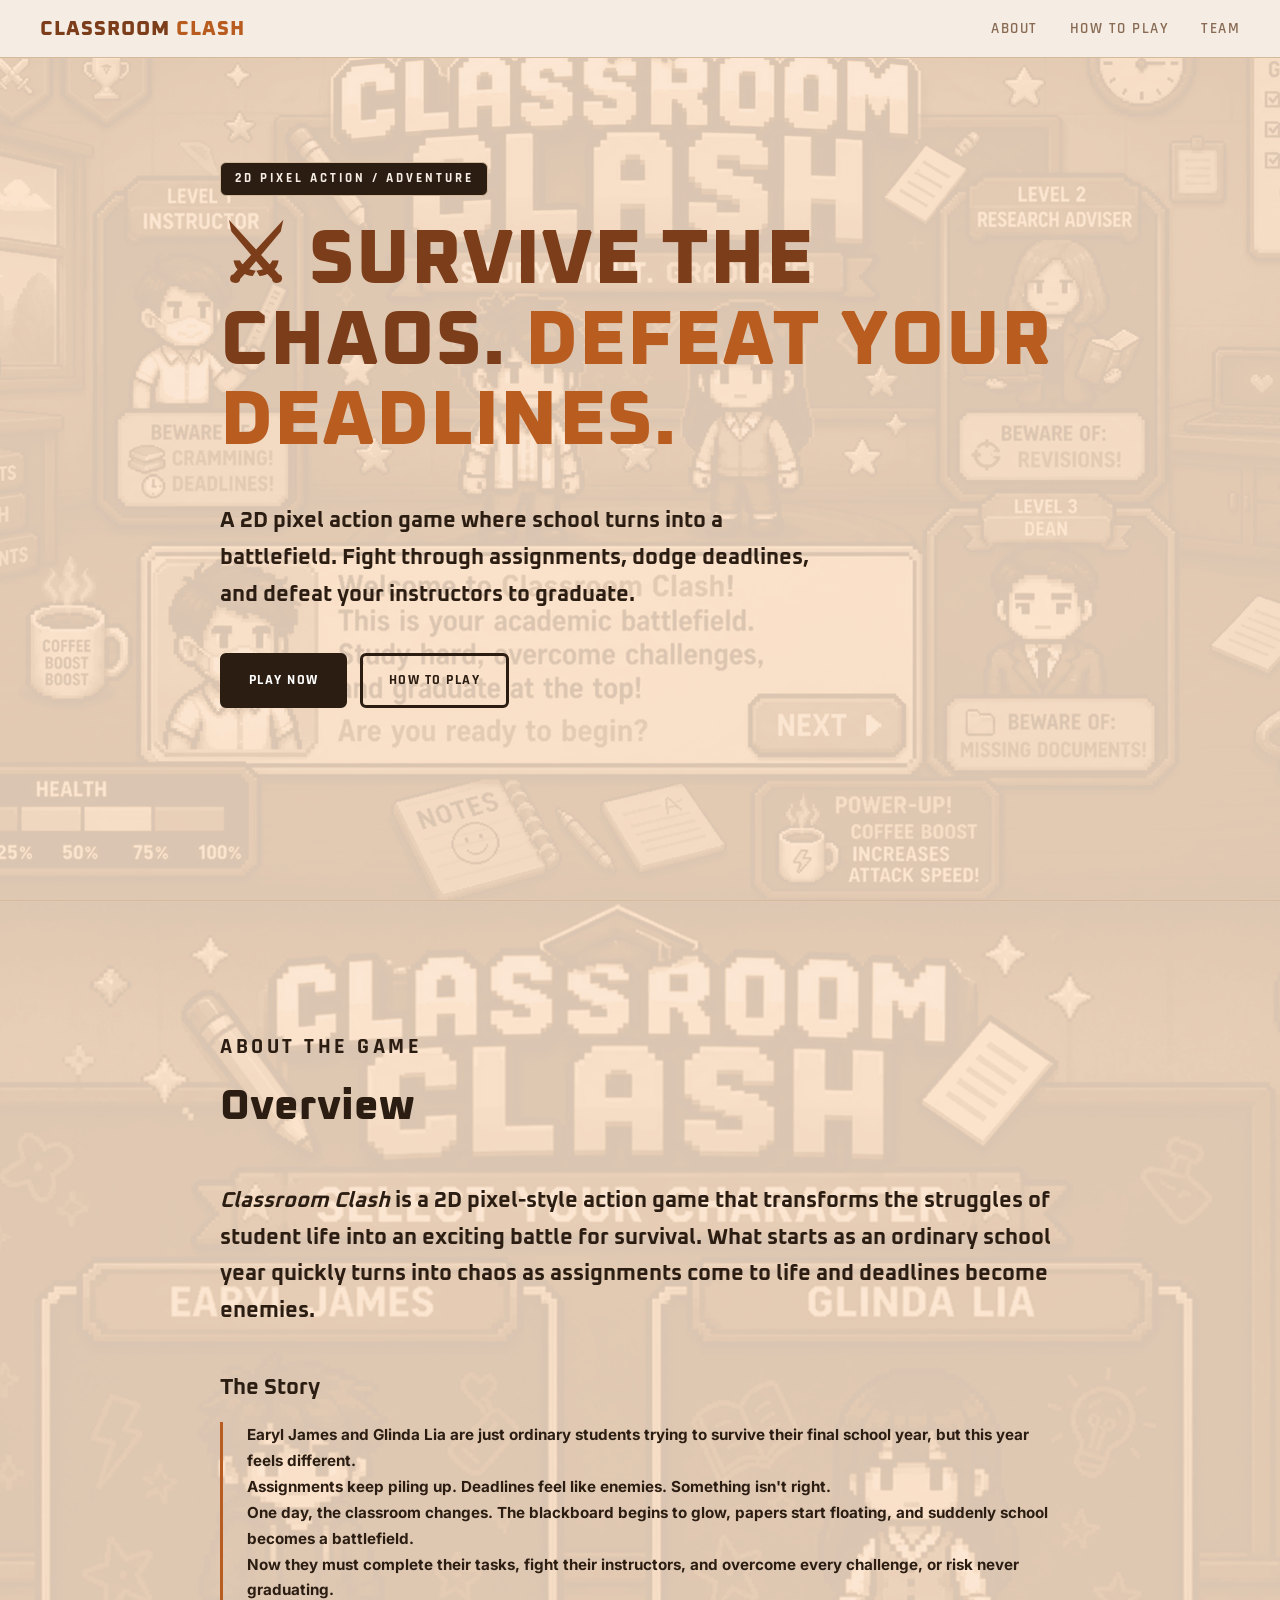
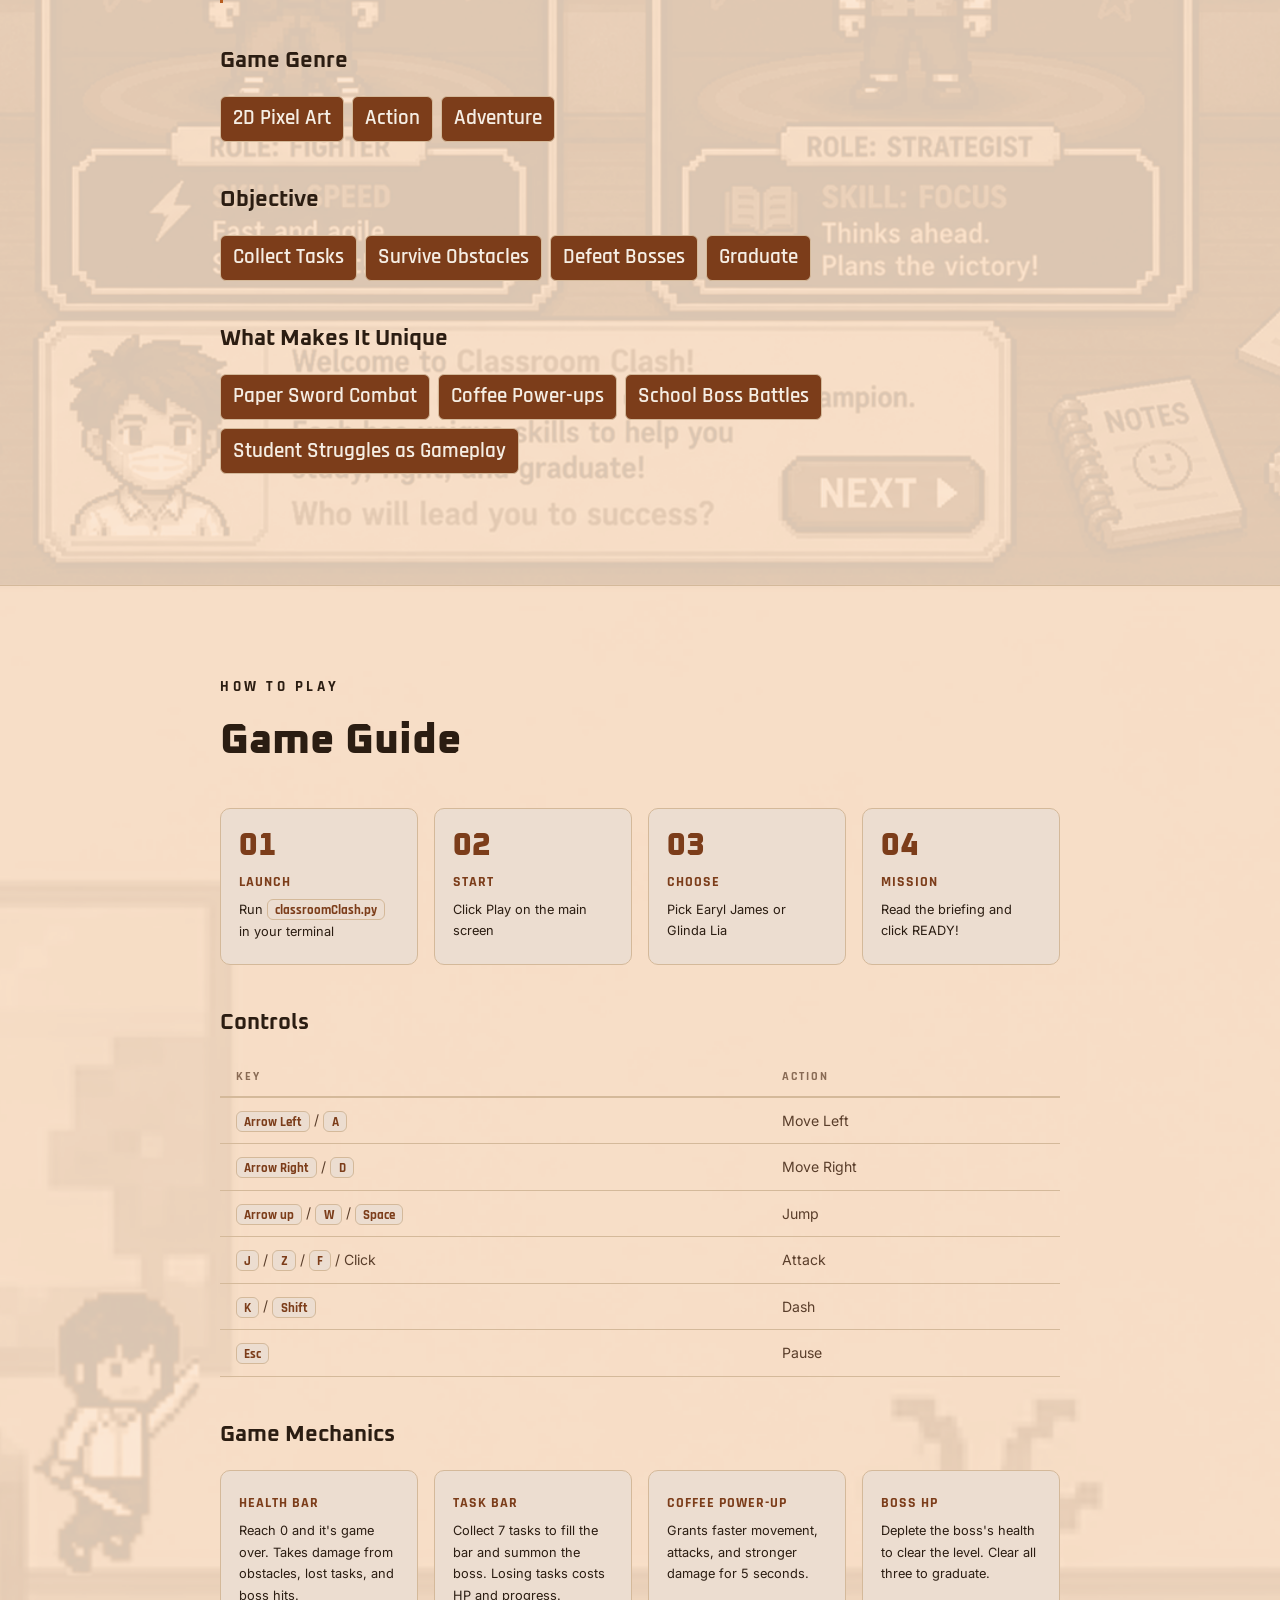
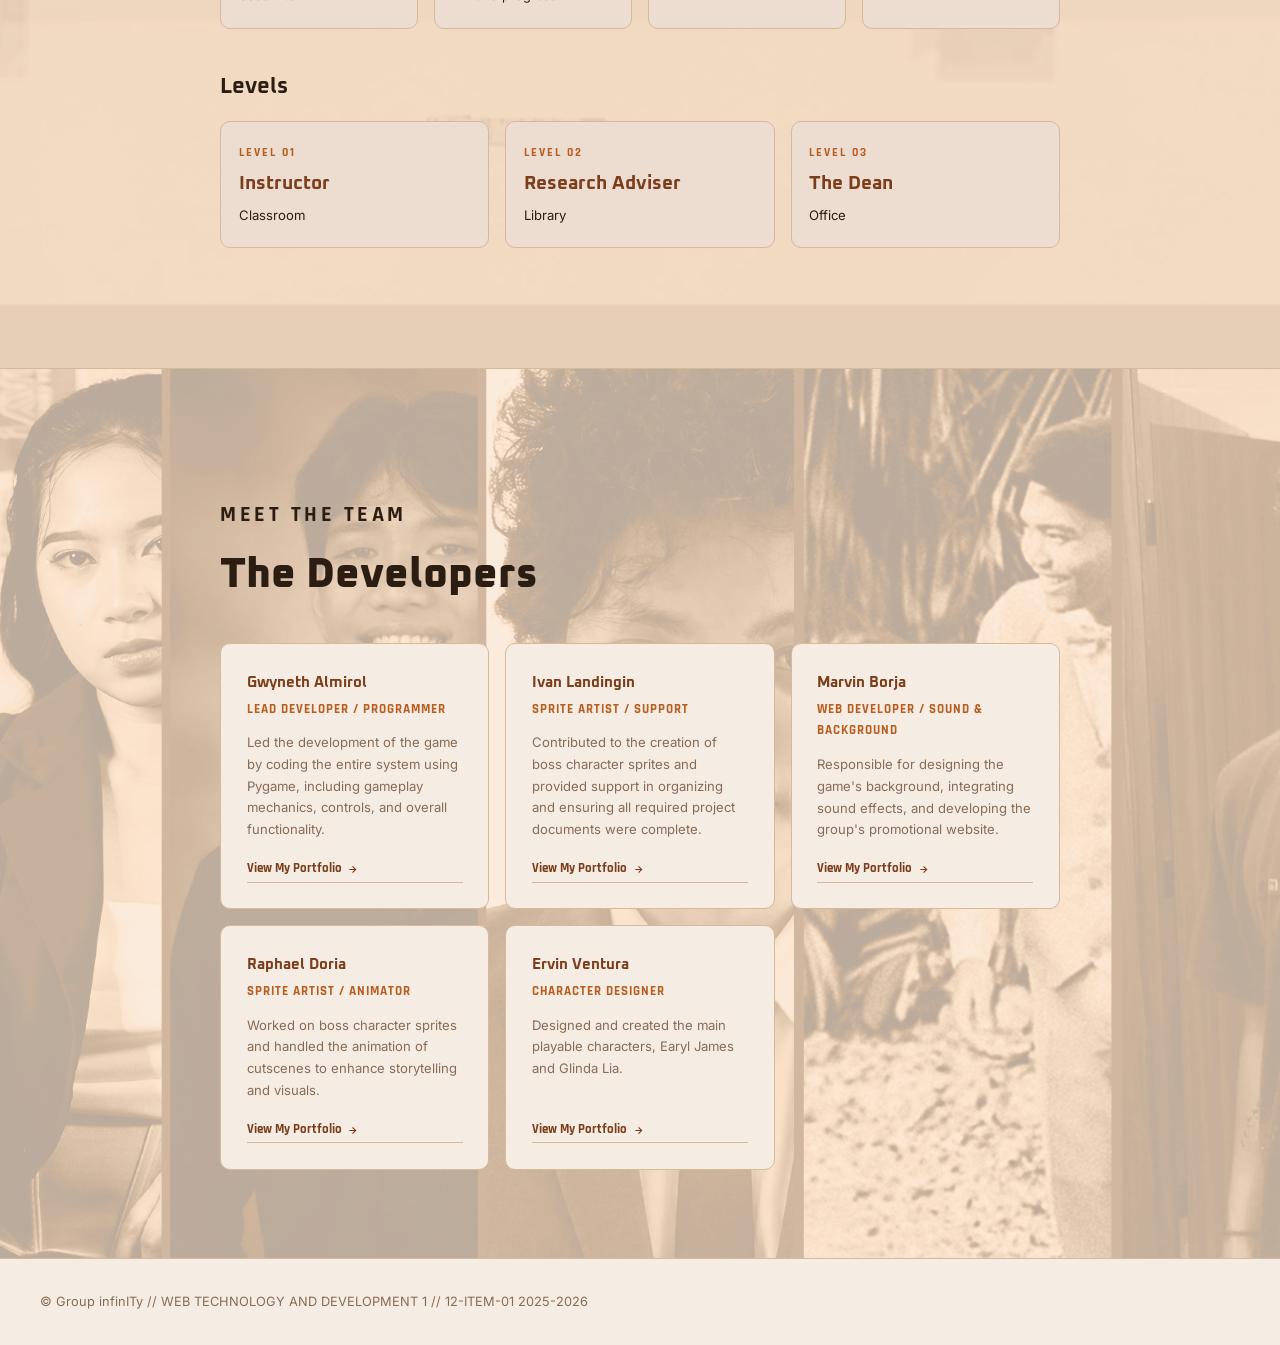
<file: index.html>
<!DOCTYPE html>
<html lang="en">
<head>
<meta charset="UTF-8">
<meta name="viewport" content="width=device-width, initial-scale=1.0">
<title>Classroom Clash</title>
<link href="https://fonts.googleapis.com/css2?family=Rajdhani:wght@600;700&family=Oxanium:wght@700;800&family=Inter:wght@400;500&display=swap" rel="stylesheet">
<link rel="stylesheet" href="pygame/style.css">
</head>
<body>

<nav>
  <div class="logo">Classroom <span>Clash</span></div>
  <ul id="nav-menu">
    <li><a href="#about">About</a></li>
    <li><a href="#howtoplay">How to Play</a></li>
    <li><a href="#team">Team</a></li>
  </ul>
  <button class="menu-toggle" id="menu-btn" aria-label="Toggle menu">
    <span></span><span></span><span></span>
  </button>
</nav>

<!-- HERO -->
<section id="hero">
  <div class="inner">
    <p class="hero-label">2D Pixel Action / Adventure</p>
    <h1>⚔ SURVIVE THE CHAOS.<em> DEFEAT YOUR DEADLINES.</em></h1>
    <h3 class="hero-desc">A 2D pixel action game where school turns into a battlefield. Fight through assignments, dodge deadlines, and defeat your instructors to graduate.</h3>
    <div class="btn-row">
      <a href="#howtoplay" class="btn btn-fill">Play Now</a>
      <a href="#howtoplay" class="btn">How to Play</a>
    </div>
  </div>
</section>

<hr>

<!-- ABOUT -->
<section id="about">
  <div class="inner">
    <h3 class="sec-tag">About the Game</h3>
    <h2>Overview</h2>
    <h3 class="overview"><em>Classroom Clash</em> is a 2D pixel-style action game that transforms the struggles of student life into an exciting battle for survival. What starts as an ordinary school year quickly turns into chaos as assignments come to life and deadlines become enemies.</h3>

    <h3 style="margin-top: 0;">The Story</h3>
    <div class="story">
      <h4>Earyl James and Glinda Lia are just ordinary students trying to survive their final school year, but this year feels different.</h4>
      <h4>Assignments keep piling up. Deadlines feel like enemies. Something isn't right.</h4>
      <h4>One day, the classroom changes. The blackboard begins to glow, papers start floating, and suddenly school becomes a battlefield.</h4>
      <h4>Now they must complete their tasks, fight their instructors, and overcome every challenge, or risk never graduating.</h4>
    </div>
    <div class="tag-group">
      <h3>Game Genre</h3>
      <div class="tags">
        <span class="tag warm">2D Pixel Art</span>
        <span class="tag warm">Action</span>
        <span class="tag warm">Adventure</span>
      </div>
    </div>
    <div class="tag-group">
      <h3>Objective</h3>
      <div class="tags">
        <span class="tag">Collect Tasks</span>
        <span class="tag">Survive Obstacles</span>
        <span class="tag">Defeat Bosses</span>
        <span class="tag">Graduate</span>
      </div>
    </div>
    <div class="tag-group">
      <h3>What Makes It Unique</h3>
      <div class="tags">
        <span class="tag">Paper Sword Combat</span>
        <span class="tag">Coffee Power-ups</span>
        <span class="tag">School Boss Battles</span>
        <span class="tag">Student Struggles as Gameplay</span>
      </div>
    </div>
  </div>
</section>

<hr>

<!-- HOW TO PLAY -->
<section id="howtoplay">
  <div class="inner">
    <p class="sec-tag">How to Play</p>
    <h2>Game Guide</h2>

    <div class="card-grid cols-4">
      <div class="card">
        <div class="num">01</div>
        <h4>Launch</h4>
        <p>Run <kbd>classroomClash.py</kbd> in your terminal</p>
      </div>
      <div class="card">
        <div class="num">02</div>
        <h4>Start</h4>
        <p>Click Play on the main screen</p>
      </div>
      <div class="card">
        <div class="num">03</div>
        <h4>Choose</h4>
        <p>Pick Earyl James or Glinda Lia</p>
      </div>
      <div class="card">
        <div class="num">04</div>
        <h4>Mission</h4>
        <p>Read the briefing and click READY!</p>
      </div>
    </div>

    <h3>Controls</h3>
    <table>
      <thead><tr><th>Key</th><th>Action</th></tr></thead>
      <tbody>
        <tr><td><kbd>Arrow Left</kbd> / <kbd>A</kbd></td><td>Move Left</td></tr>
        <tr><td><kbd>Arrow Right</kbd> / <kbd>D</kbd></td><td>Move Right</td></tr>
        <tr><td><kbd>Arrow up</kbd> / <kbd>W</kbd> / <kbd>Space</kbd></td><td>Jump</td></tr>
        <tr><td><kbd>J</kbd> / <kbd>Z</kbd> / <kbd>F</kbd> / Click</td><td>Attack</td></tr>
        <tr><td><kbd>K</kbd> / <kbd>Shift</kbd></td><td>Dash</td></tr>
        <tr><td><kbd>Esc</kbd></td><td>Pause</td></tr>
      </tbody>
    </table>

    <h3>Game Mechanics</h3>
    <div class="card-grid cols-4">
      <div class="card">
        <h4>Health Bar</h4>
        <p>Reach 0 and it's game over. Takes damage from obstacles, lost tasks, and boss hits.</p>
      </div>
      <div class="card">
        <h4>Task Bar</h4>
        <p>Collect 7 tasks to fill the bar and summon the boss. Losing tasks costs HP and progress.</p>
      </div>
      <div class="card">
        <h4>Coffee Power-Up</h4>
        <p>Grants faster movement, attacks, and stronger damage for 5 seconds.</p>
      </div>
      <div class="card">
        <h4>Boss HP</h4>
        <p>Deplete the boss's health to clear the level. Clear all three to graduate.</p>
      </div>
    </div>

    <h3>Levels</h3>
    <div class="card-grid cols-3">
      <div class="card">
        <div class="level-label">Level 01</div>
        <div class="level-boss">Instructor</div>
        <div class="level-loc">Classroom</div>
      </div>
      <div class="card">
        <div class="level-label">Level 02</div>
        <div class="level-boss">Research Adviser</div>
        <div class="level-loc">Library</div>
      </div>
      <div class="card">
        <div class="level-label">Level 03</div>
        <div class="level-boss">The Dean</div>
        <div class="level-loc">Office</div>
      </div>
    </div>
  </div>
</section>

<hr>

<!-- TEAM -->
<section id="team">
  <div class="inner">
    <h3 class="sec-tag">Meet the Team</h3>
    <h2>The Developers</h2>
    <div class="team-grid">

      <div class="team-card">
        <div class="team-name">Gwyneth Almirol</div>
        <div class="team-role">Lead Developer / Programmer</div>
        <p class="team-desc">Led the development of the game by coding the entire system using Pygame, including gameplay mechanics, controls, and overall functionality.</p>
        <a href="gwyneth/index.html" class="port-link">View My Portfolio <svg viewBox="0 0 24 24"><path d="M5 12h14M12 5l7 7-7 7"/></svg></a>
      </div>

      <div class="team-card">
        <div class="team-name">Ivan Landingin</div>
        <div class="team-role">Sprite Artist / Support</div>
        <p class="team-desc">Contributed to the creation of boss character sprites and provided support in organizing and ensuring all required project documents were complete.</p>
        <a href="Ivan/index.html" class="port-link">View My Portfolio <svg viewBox="0 0 24 24"><path d="M5 12h14M12 5l7 7-7 7"/></svg></a>
      </div>

      <div class="team-card">
        <div class="team-name">Marvin Borja</div>
        <div class="team-role">Web Developer / Sound & Background</div>
        <p class="team-desc">Responsible for designing the game's background, integrating sound effects, and developing the group's promotional website.</p>
        <a href="Marvin/index.html" class="port-link">View My Portfolio <svg viewBox="0 0 24 24"><path d="M5 12h14M12 5l7 7-7 7"/></svg></a>
      </div>

      <div class="team-card">
        <div class="team-name">Raphael Doria</div>
        <div class="team-role">Sprite Artist / Animator</div>
        <p class="team-desc">Worked on boss character sprites and handled the animation of cutscenes to enhance storytelling and visuals.</p>
        <a href= "raphael/index.html" class="port-link">View My Portfolio <svg viewBox="0 0 24 24"><path d="M5 12h14M12 5l7 7-7 7"/></svg></a>
      </div>

      <div class="team-card">
        <div class="team-name">Ervin Ventura</div>
        <div class="team-role">Character Designer</div>
        <p class="team-desc">Designed and created the main playable characters, Earyl James and Glinda Lia.</p>
        <a href="ervin/index.html" class="port-link">View My Portfolio <svg viewBox="0 0 24 24"><path d="M5 12h14M12 5l7 7-7 7"/></svg></a>
      </div>

    </div>
  </div>
</section>

<footer>
  &copy; Group infinITy // WEB TECHNOLOGY AND DEVELOPMENT 1 // 12-ITEM-01 2025-2026
</footer>

<script src="pygame/script.js"></script>
</body>
</html>
</file>
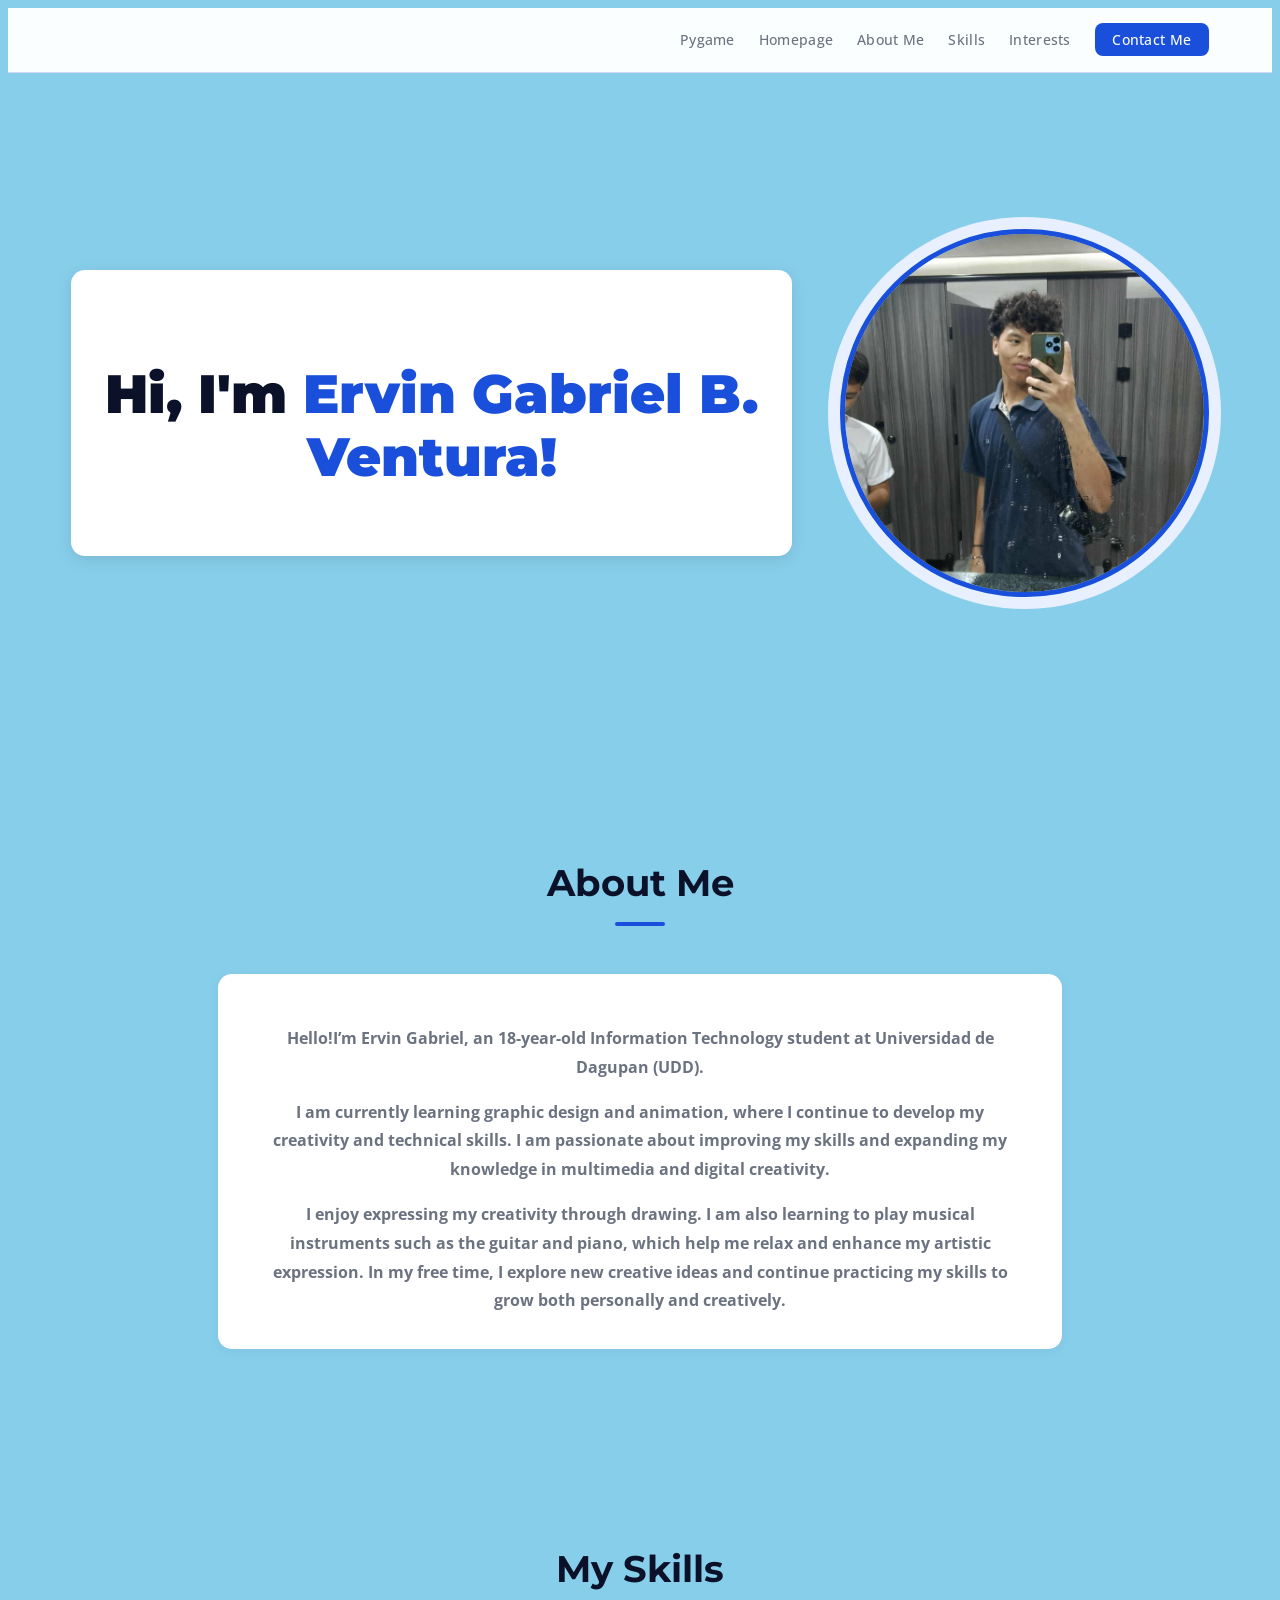
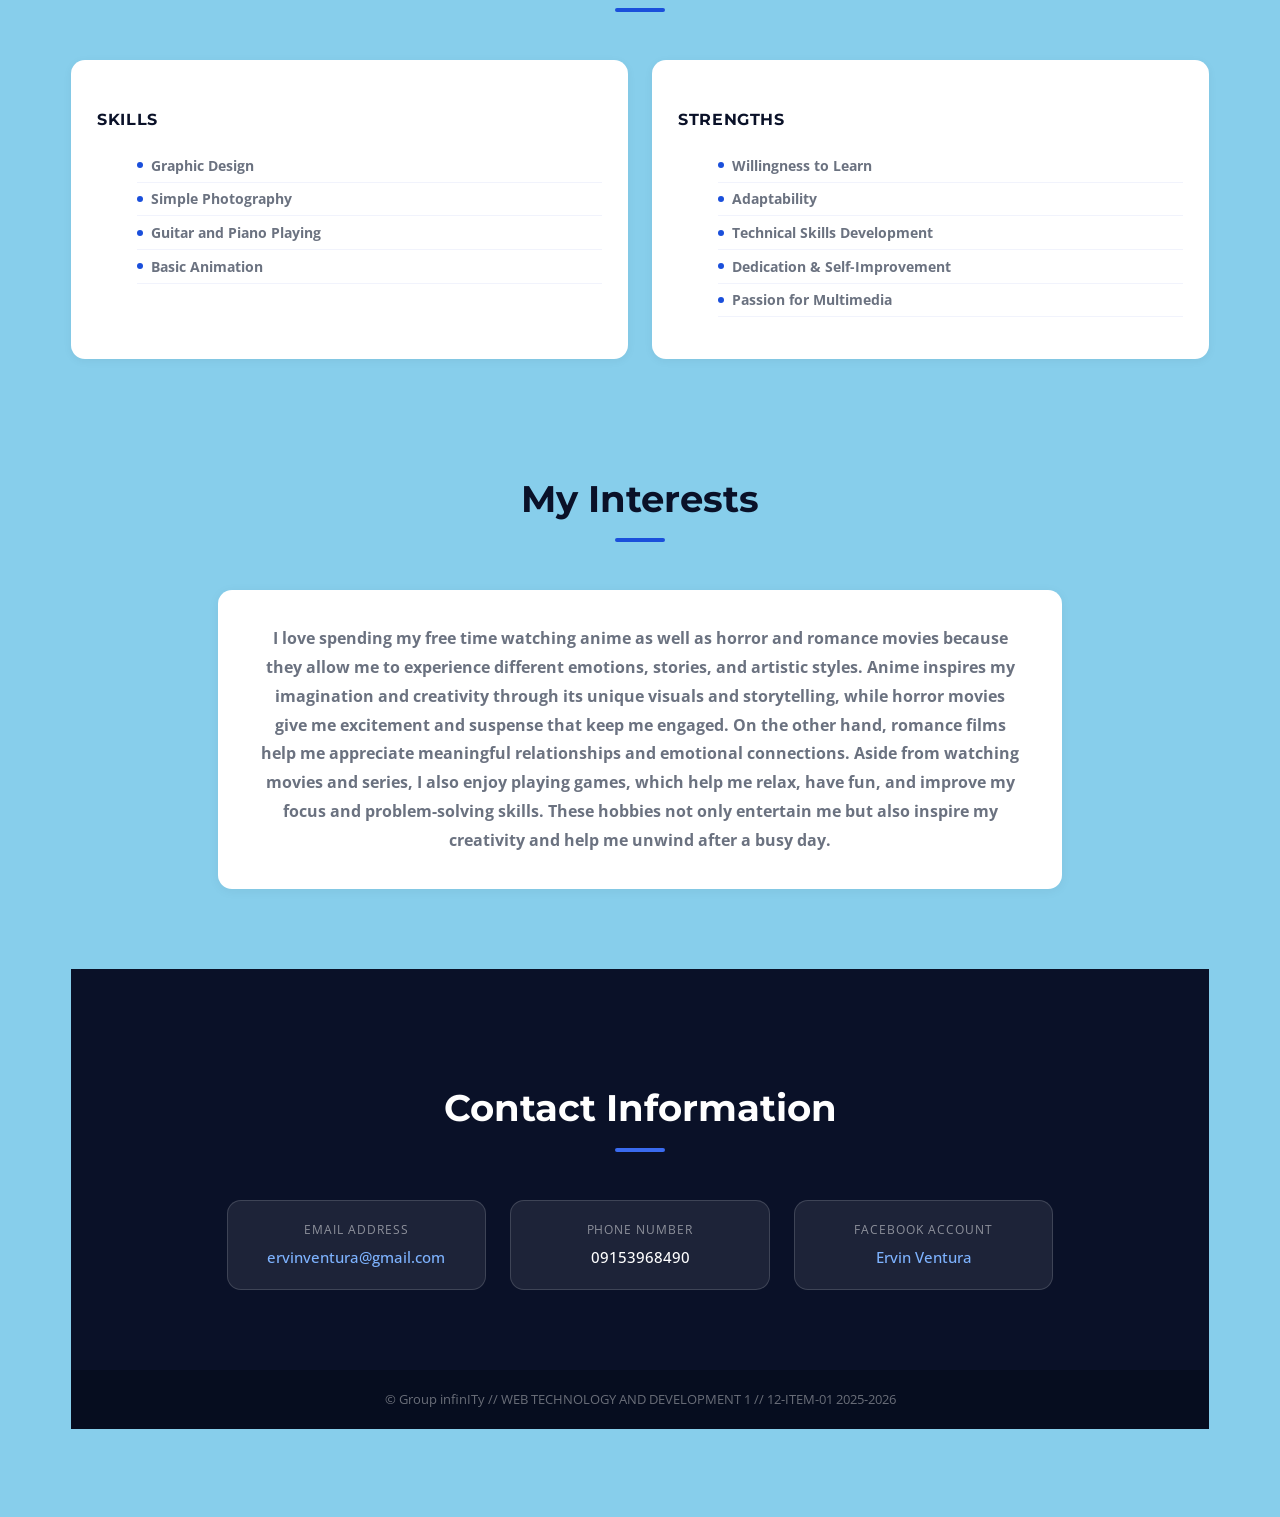
<file: ervin/index.html>
<!DOCTYPE html>
<html lang="en">
<head>
  <meta charset="UTF-8" />
  <meta name="viewport" content="width=device-width, initial-scale=1.0"/>
  <title>Ervin Gabriel Ventura – Portfolio</title>
  <link href="https://fonts.googleapis.com/css2?family=Montserrat:wght@600;700;900&family=Open+Sans:wght@300;400;500;600&display=swap" rel="stylesheet">
  <link rel="stylesheet" href="style.css">
</head>

<body>

<!-- NAV -->
<nav>
  <span class="logo-placeholder"></span>

  <!-- Hamburger button — visible on mobile only -->
  <button class="hamburger" id="hamburger" aria-label="Open menu">
    <span></span><span></span><span></span>
  </button>

  <ul class="nav-links" id="nav-links">
    <li><a href="../index.html"  onclick="closeMenu()">Pygame</a></li>
    <li><a href="#home"        onclick="closeMenu()">Homepage</a></li>
    <li><a href="#about"       onclick="closeMenu()">About Me</a></li>
    <li><a href="#skills"      onclick="closeMenu()">Skills</a></li>
    <li><a href="#interests"   onclick="closeMenu()">Interests</a></li>
    <li><a href="#contact" class="nav-cta" onclick="closeMenu()">Contact Me</a></li>
  </ul>
</nav>

<!-- HERO -->
<section id="home">
  <div class="hero-text">
    <h1>Hi, I'm <span>Ervin Gabriel B. Ventura!</span></h1>
  </div>
  <img class="hero-img" src="Gab pic.jpg" alt="Ervin Gabriel Ventura" />
</section>

<!-- ABOUT -->
<section id="about">
  <h2 class="section-title">About Me</h2>
  <div class="about-box">
    <p><b>Hello!I’m Ervin Gabriel, an 18-year-old Information Technology student at Universidad de Dagupan (UDD).</b></p>
    <p><b>I am currently learning graphic design and animation, where I continue to develop my creativity and technical skills. I am passionate about improving my skills and expanding my knowledge in multimedia and digital creativity.</b></p>
    <p><b>I enjoy expressing my creativity through drawing. I am also learning to play musical instruments such as the guitar and piano, which help me relax and enhance my artistic expression. In my free time, I explore new creative ideas and continue practicing my skills to grow both personally and creatively.</b></p>
  </div>
</section>

<!-- SKILLS -->
<section id="skills">
  <h2 class="section-title">My Skills</h2>
  <div class="skills-grid">
    <div class="skill-card">
      <h4>Skills</h4>
      <ul>
        <li><B>Graphic Design</B></li>
        <li><B>Simple Photography</B></li>
        <li><B>Guitar and Piano Playing</B></li>
        <li><B>Basic Animation</B></li>
      </ul>
    </div>
    <div class="skill-card">
      <h4>Strengths</h4>
      <ul>
        <li><B>Willingness to Learn</B></li>
        <li><B>Adaptability</B></li>
        <li><B>Technical Skills Development</B></li>
        <li><B>Dedication & Self-Improvement</B></li>
        <li><B>Passion for Multimedia</B></li>
      </ul>
    </div>
  </div>


<!-- INTERESTS -->
<section id="interests">
  <h2 class="section-title">My Interests</h2>
  <div class="interests-box">
    <b>I love spending my free time watching anime as well as horror and romance movies because they allow me to experience different emotions, stories, and artistic styles. Anime inspires my imagination and creativity through its unique visuals and storytelling, while horror movies give me excitement and suspense that keep me engaged. On the other hand, romance films help me appreciate meaningful relationships and emotional connections. Aside from watching movies and series, I also enjoy playing games, which help me relax, have fun, and improve my focus and problem-solving skills. These hobbies not only entertain me but also inspire my creativity and help me unwind after a busy day.</b>
  </div>
</section>

<!-- CONTACT -->
<section id="contact">
  <h2 class="section-title">Contact Information</h2>
  <div class="contact-grid">
    <div class="contact-item">
      <div class="ci-label">Email Address</div>
      <div class="ci-val"><a href="mailto:ervinventura@gmail.com">ervinventura@gmail.com</a></div>
    </div>
    <div class="contact-item">
      <div class="ci-label">Phone Number</div>
      <div class="ci-val">09153968490</div>
    </div>
    <div class="contact-item">
      <div class="ci-label">Facebook Account</div>
      <div class="ci-val"><a href="https://www.facebook.com/share/1ETMoamSMr/" target="_blank">Ervin Ventura</a></div>
    </div>
  
</section>

<footer>
  &copy; Group infinITy // WEB TECHNOLOGY AND DEVELOPMENT 1 // 12-ITEM-01 2025-2026
</footer>

<script src="script.js"></script>
<script>
  const hamburger = document.getElementById('hamburger');
  const navLinks  = document.getElementById('nav-links');

  hamburger.addEventListener('click', () => {
    navLinks.classList.toggle('open');
    hamburger.classList.toggle('active');
  });

  function closeMenu() {
    navLinks.classList.remove('open');
    hamburger.classList.remove('active');
  }
</script>
</body>
</html>
</file>
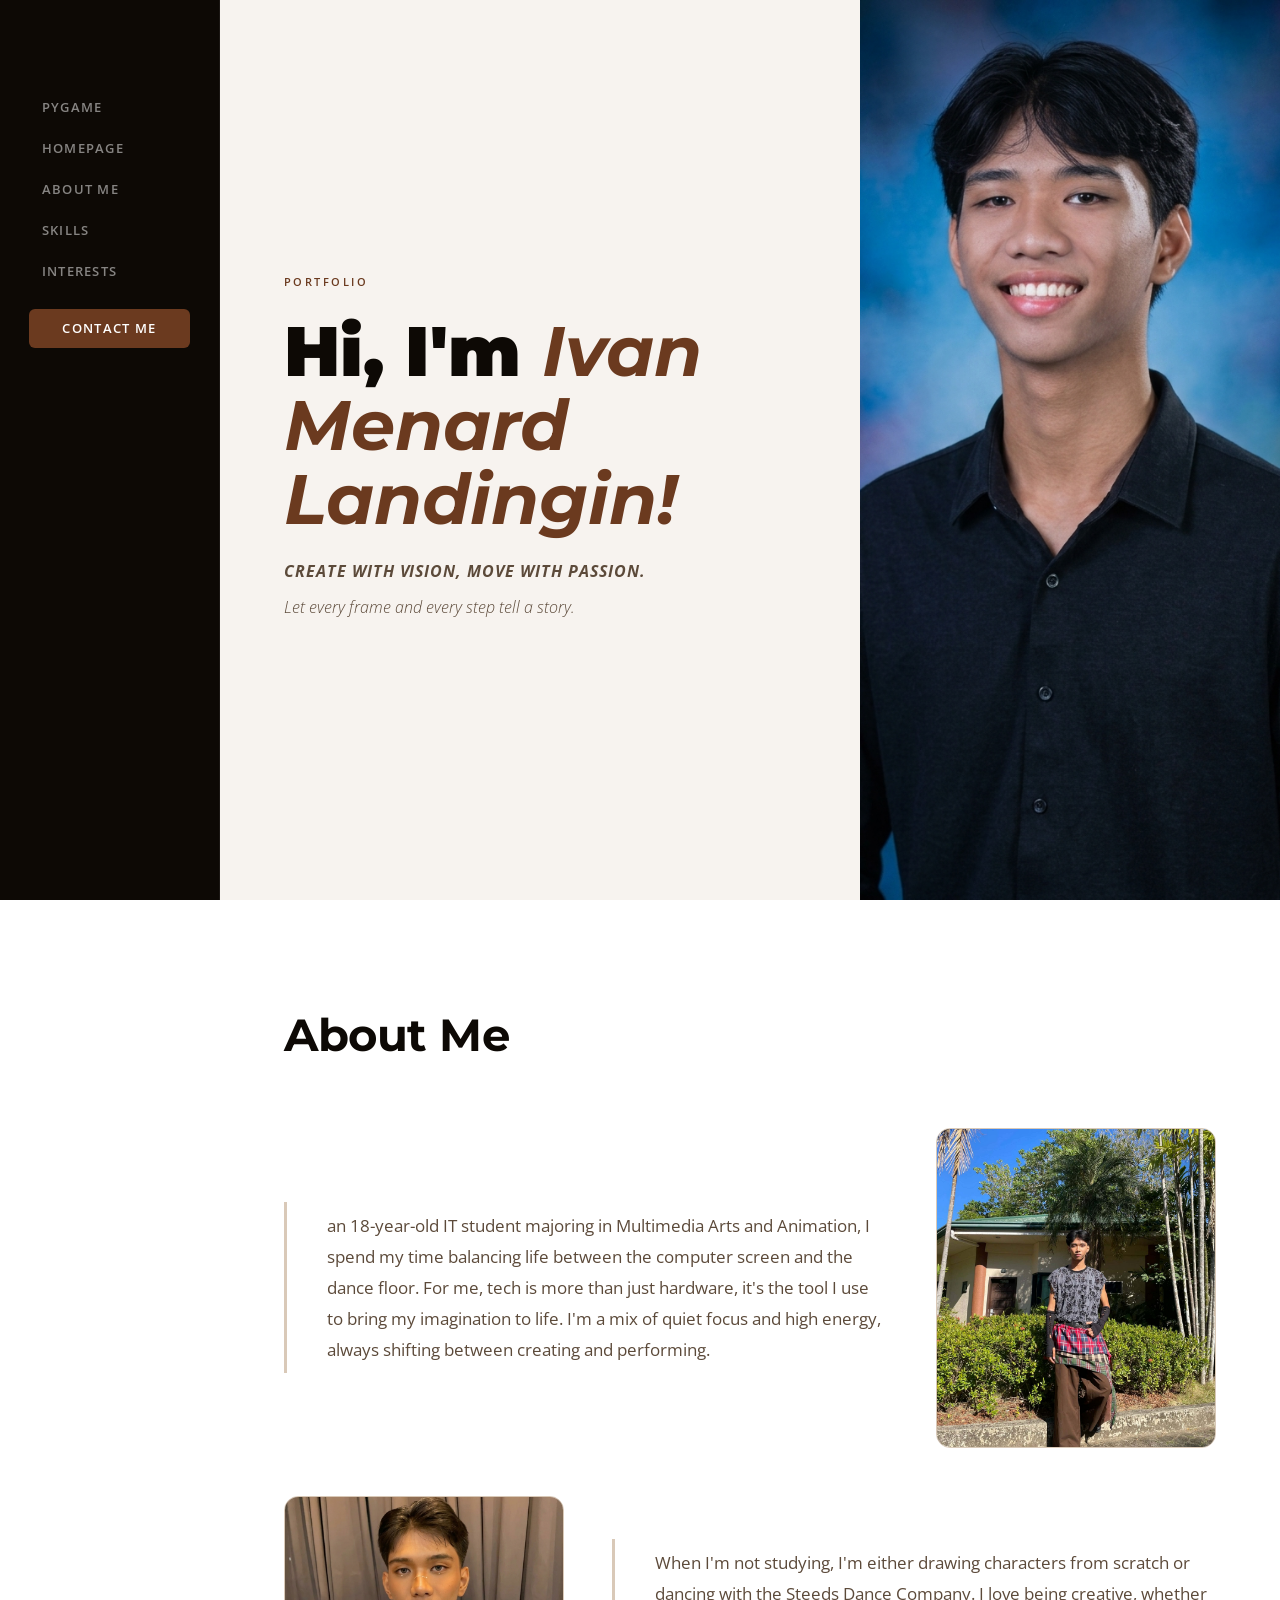
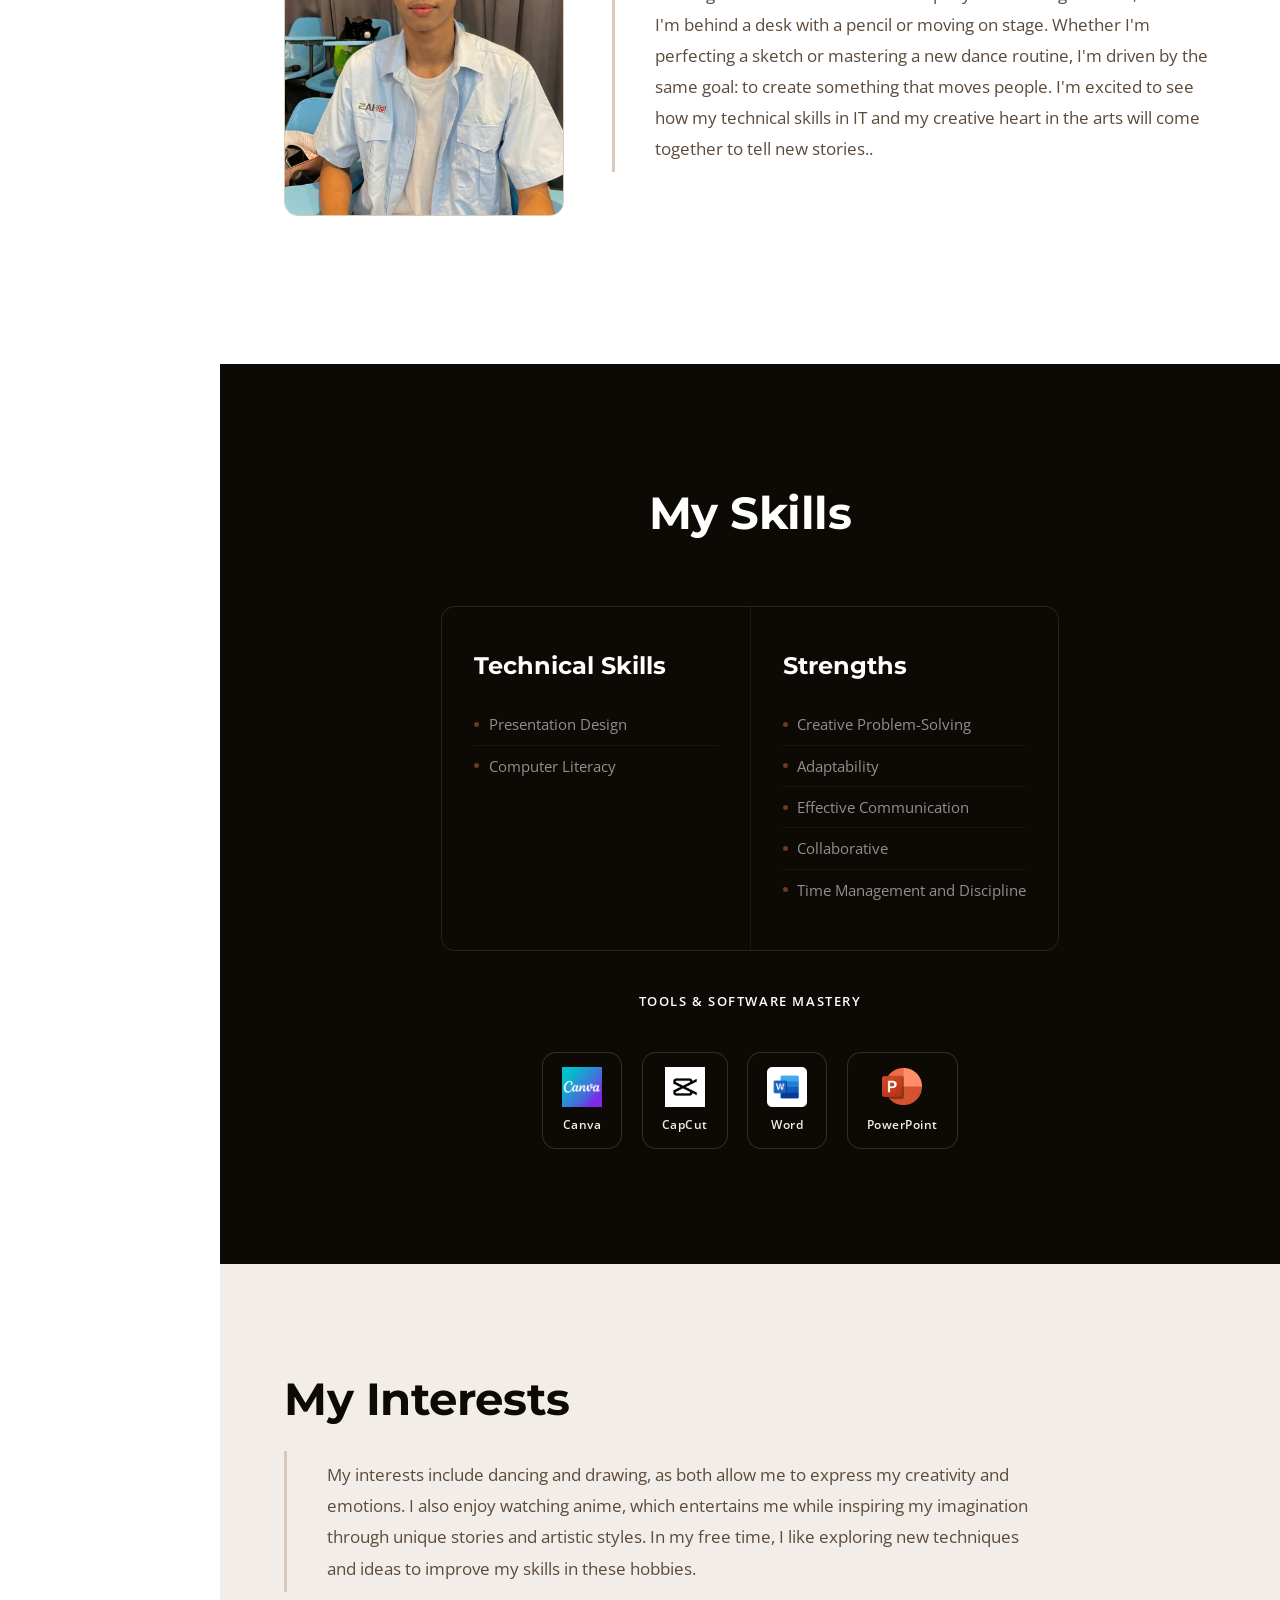
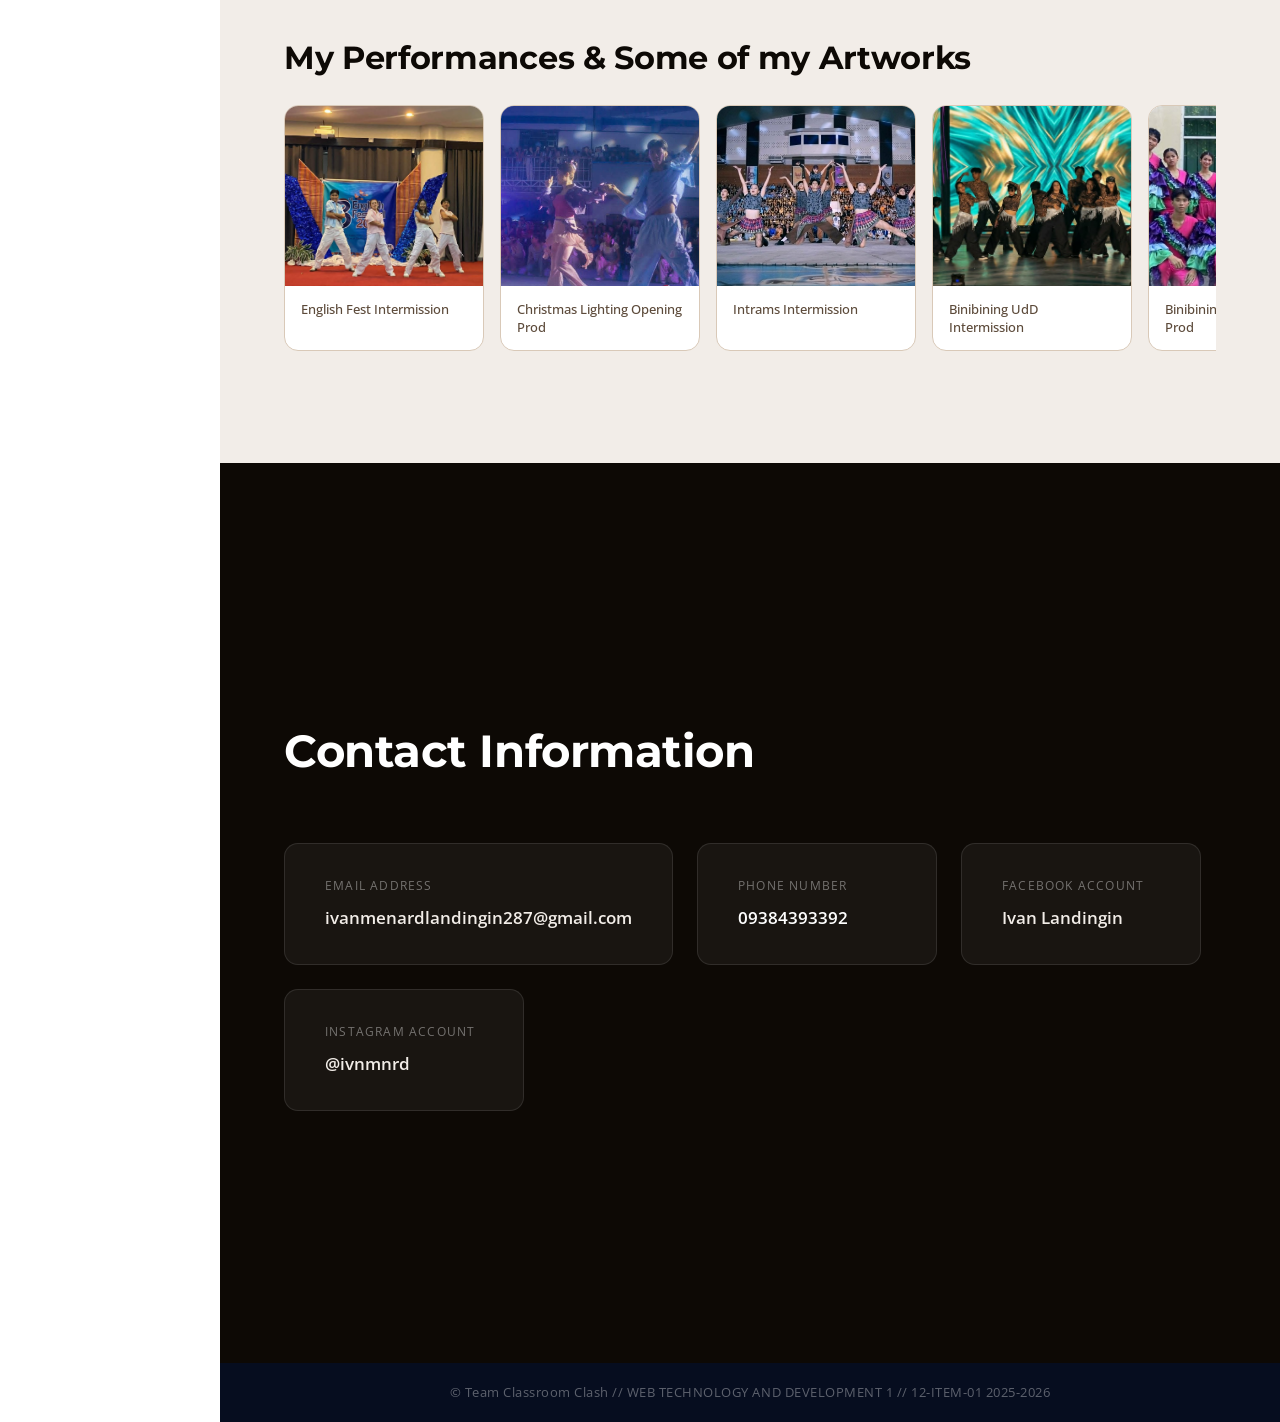
<file: Ivan/index.html>
<!DOCTYPE html>
<html lang="en">
<head>
  <meta charset="UTF-8" />
  <meta name="viewport" content="width=device-width, initial-scale=1.0"/>
  <title>Ivan Menard Landingin – Portfolio</title>
  <link href="https://fonts.googleapis.com/css2?family=Montserrat:ital,wght@0,300;0,400;0,600;0,700;0,900;1,400&family=Open+Sans:ital,wght@0,300;0,400;0,600;1,400&display=swap" rel="stylesheet">
  <link rel="stylesheet" href="style.css">
</head>

<body>

<!-- NAV -->
<nav>
  <span class="logo-placeholder"></span>

  <!-- Hamburger button — visible on mobile only -->
  <button class="hamburger" id="hamburger" aria-label="Open menu">
    <span></span><span></span><span></span>
  </button>

  <ul class="nav-links" id="nav-links">
    <li><a href="../pygame.html"  onclick="closeMenu()">Pygame</a></li>
    <li><a href="#home"        onclick="closeMenu()">Homepage</a></li>
    <li><a href="#about"        onclick="closeMenu()">About Me</a></li>
    <li><a href="#skills"      onclick="closeMenu()">Skills</a></li>
    <li><a href="#interests"   onclick="closeMenu()">Interests</a></li>
    <li><a href="#contact" class="nav-cta" onclick="closeMenu()">Contact Me</a></li>
  </ul>
</nav>

<!-- HERO -->
<section id="home">
  <div class="hero-text">
    <h1>Hi, I'm <span><b>Ivan Menard Landingin!</b></span></h1>
    <h2><i><b>Create with vision, move with passion.</b></i></h2>
    <h3><i>Let every frame and every step tell a story.</i></h3>
  </div>
  <img class="hero-img" src="images/IvanMainPic.png" alt="Ivan Menard Landingin" />
</section>

<!-- ABOUT -->
<section id="about">
  <h2 class="section-title">About Me</h2>

  <div class="about-row">
    <div class="about-box">
      <p>an 18-year-old IT student majoring in Multimedia Arts and Animation, I spend my time
      balancing life between the computer screen and the dance floor. For me, tech is more than
      just hardware, it's the tool I use to bring my imagination to life. I'm a mix of quiet focus and
      high energy, always shifting between creating and performing.</p>
    </div>
    <div class="about-img-wrap">
      <img src="images/Ivan2ndPic.jpg" alt="About Ivan 1" />
    </div>
  </div>

  <div class="about-row reverse">
    <div class="about-img-wrap">
      <img src="images/Ivan3rdPic.png" alt="About Ivan 2" />
    </div>
    <div class="about-box">
      <p>When I'm not studying, I'm either drawing characters from scratch or dancing with the 
      Steeds Dance Company. I love being creative, whether I'm behind a desk with a pencil or 
      moving on stage. Whether I'm perfecting a sketch or mastering a new dance routine, I'm 
      driven by the same goal: to create something that moves people. I'm excited to see how
      my technical skills in IT and my creative heart in the arts will come together to tell new 
      stories..</p>
    </div>
  </div>
</section>

<!-- SKILLS -->
<section id="skills">
  <h2 class="section-title">My Skills</h2>
  <div class="skills-grid">
    <div class="skill-card">
      <h4>Technical Skills</h4>
      <ul>
        <li>Presentation Design</li>
        <li>Computer Literacy</li>
      </ul>
    </div>
    <div class="skill-card">
      <h4>Strengths</h4>
      <ul>
        <li>Creative Problem-Solving</li>
        <li>Adaptability</li>
        <li>Effective Communication</li>
        <li>Collaborative</li>
        <li>Time Management and Discipline</li>
      </ul>
    </div>
  </div>

  <div style="text-align:center; margin-top:2.5rem;">
    <p style="font-size:0.82rem; letter-spacing:0.12em; text-transform:uppercase; color:var(--pure-white); margin-bottom:1.2rem; font-weight:600;">Tools &amp; Software Mastery</p>
    <div class="tools-row">

      <!-- Canva -->
      <div class="tool-badge">
        <img src="images/CANVA LOGO.jpg" />
        Canva
      </div>

      <!-- CapCut -->
      <div class="tool-badge">
        <img src="images/CAPCUT LOGO.jpg" />
        CapCut
      </div>

      <!-- Microsoft Word -->
      <div class="tool-badge">
        <img src="images/WORD LOGO.webp" />
        Word
      </div>

      <!-- Microsoft PowerPoint -->
      <div class="tool-badge">
        <img src="images/PPT LOGO.webp" />
        PowerPoint
      </div>

    </div>
  </div>
</section>

<!-- INTERESTS -->
<section id="interests">
  <h2 class="section-title">My Interests</h2>
  <div class="interests-box">
   My interests include dancing and drawing, as both allow me to express my creativity and emotions. I also enjoy watching anime, which entertains me while inspiring my imagination through unique stories and artistic styles. In my free time, I like exploring new techniques and ideas to improve my skills in these hobbies.
  </div>

  <div class="performance-category">
    <h2>My Performances & Some of my Artworks</h2>
    <div class="scroll-track">
      <div class="performance-card"><img src="images/englishfestperformance.jpg" alt=""/><div class="card-label">English Fest Intermission</div></div>
      <div class="performance-card"><img src="images/christmaslightingperformance.jpg" alt=""/><div class="card-label">Christmas Lighting Opening Prod</div></div>
      <div class="performance-card"><img src="images/intramsperformance.jpg" alt=""/><div class="card-label">Intrams Intermission</div></div>
      <div class="performance-card"><img src="images/binibiniintermissionperformance.jpg" alt=""/><div class="card-label">Binibining UdD Intermission</div></div>
      <div class="performance-card"><img src="images/binibiniperformance.jpg" alt=""/><div class="card-label">Binibining UdD Opening Prod</div></div>
      <div class="performance-card"><img src="images/hiyasperformance.jpg" alt=""/><div class="card-label">Hiyas ng UdD Opening Prod</div></div>
      <div class="performance-card"><img src="images/hiyasopeningprodperformance.jpg" alt=""/><div class="card-label">Hiyas ng UdD Opening Salvo</div></div>
      <div class="performance-card"><img src="images/uddannivperformance.jpg" alt=""/><div class="card-label">UdD University Anniversary Intermission</div></div>
      <div class="performance-card"><img src="images/art1.jpg" alt=""/><div class="card-label"></div></div>
      <div class="performance-card"><img src="images/drawing1.jpg" alt=""/><div class="card-label"></div></div>
      <div class="performance-card"><img src="images/drawing2.jpg" alt=""/><div class="card-label"></div></div>
      <div class="performance-card"><img src="images/drawing3.jpg" alt=""/><div class="card-label"></div></div>
      <div class="performance-card"><img src="images/drawing4.jpg" alt=""/><div class="card-label"></div></div>
    </div>
  </div>
</section>

<!-- CONTACT -->
<section id="contact">
  <h2 class="section-title">Contact Information</h2>
  <div class="contact-grid">
    <div class="contact-item">
      <div class="ci-label">Email Address</div>
      <div class="ci-val"><a href="mailto:ivanmenardlandingin287@gmail.com">ivanmenardlandingin287@gmail.com</a></div>
    </div>
    <div class="contact-item">
      <div class="ci-label">Phone Number</div>
      <div class="ci-val">09384393392</div>
    </div>
    <div class="contact-item">
      <div class="ci-label">Facebook Account</div>
      <div class="ci-val"><a href="https://www.facebook.com/ivan.landingin.2024" target="_blank">Ivan Landingin</a></div>
    </div>
    <div class="contact-item">
      <div class="ci-label">Instagram Account</div>
      <div class="ci-val"><a href="https://www.instagram.com/ivnmnrd?igsh=MWoxd2lpd3BreGkxNA%3D%3D" target="_blank">@ivnmnrd</a></div>
    </div>
  </div>
</section>

<footer>
  &copy; Team Classroom Clash // WEB TECHNOLOGY AND DEVELOPMENT 1 // 12-ITEM-01 2025-2026
</footer>

<script src="script.js"></script>
<script>
  const hamburger = document.getElementById('hamburger');
  const navLinks  = document.getElementById('nav-links');

  hamburger.addEventListener('click', () => {
    navLinks.classList.toggle('open');
    hamburger.classList.toggle('active');
  });

  function closeMenu() {
    navLinks.classList.remove('open');
    hamburger.classList.remove('active');
  }

</script>
</body>
</html>
</file>
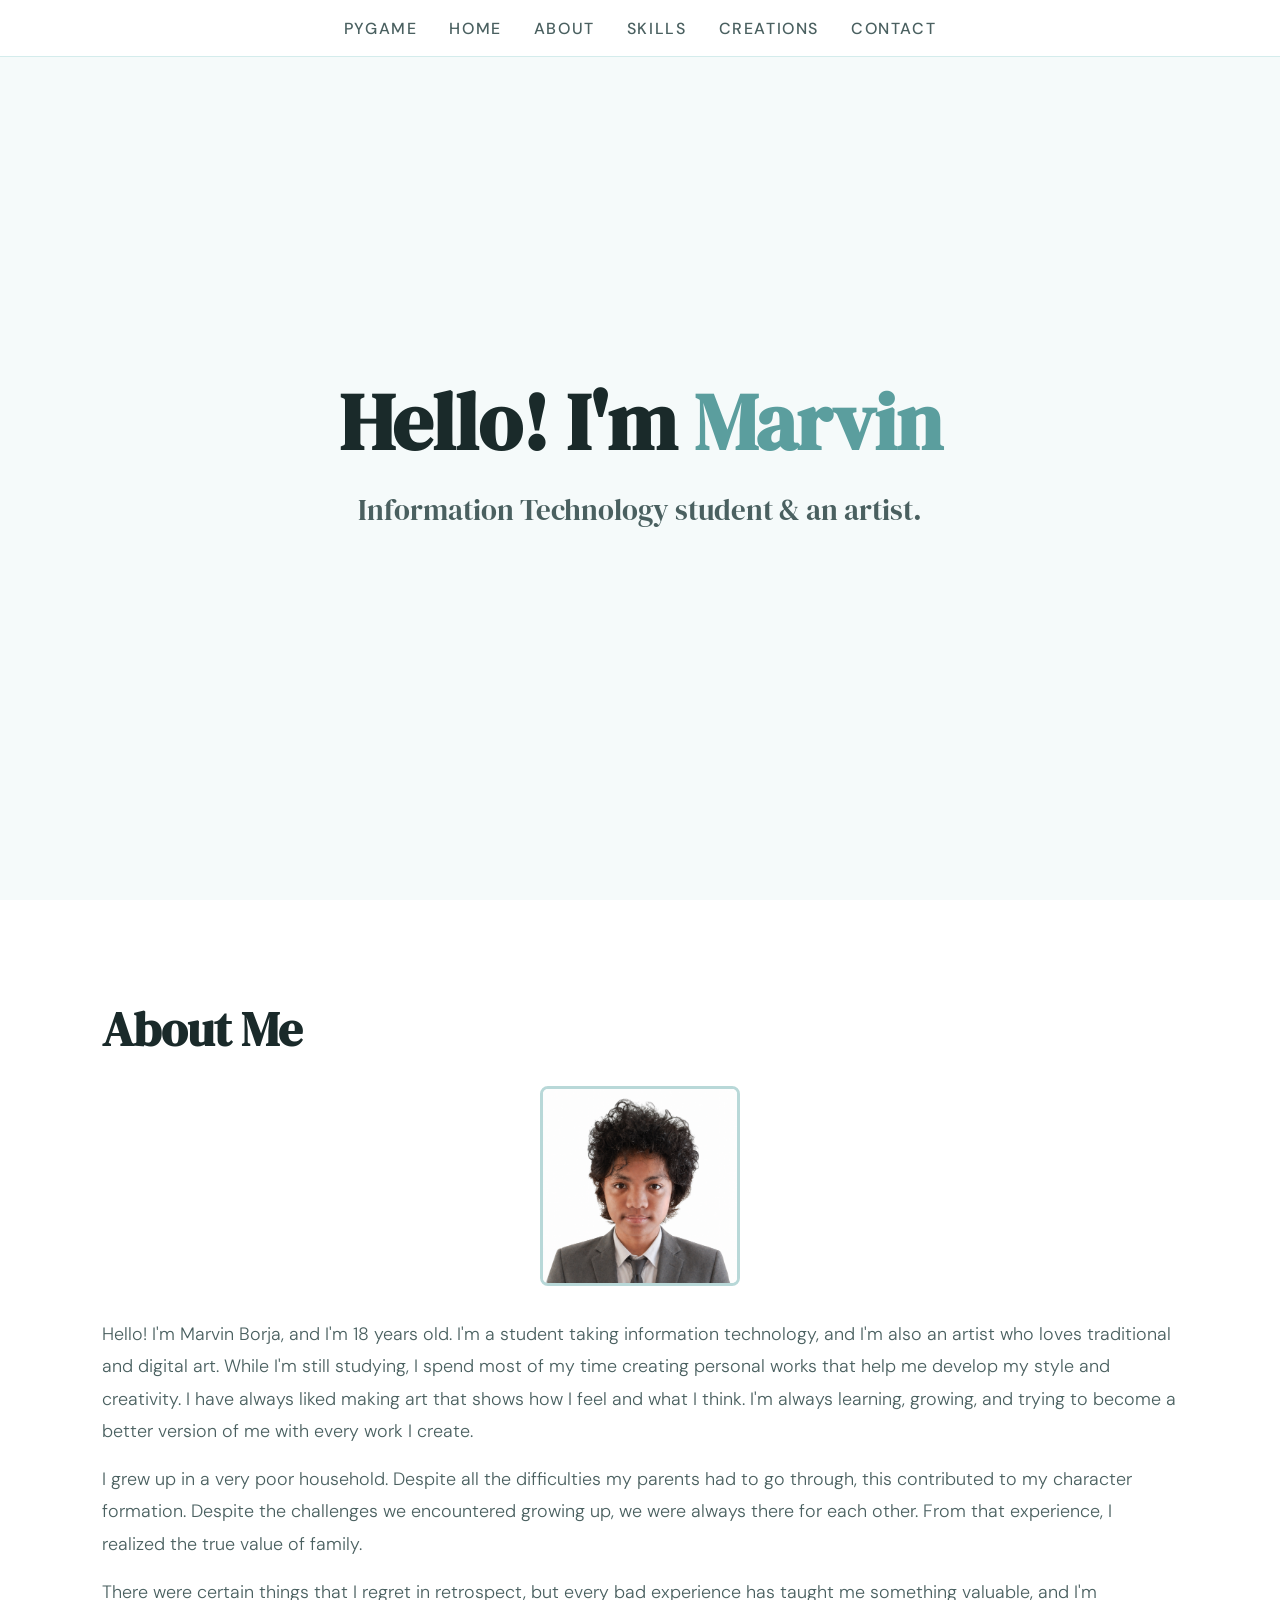
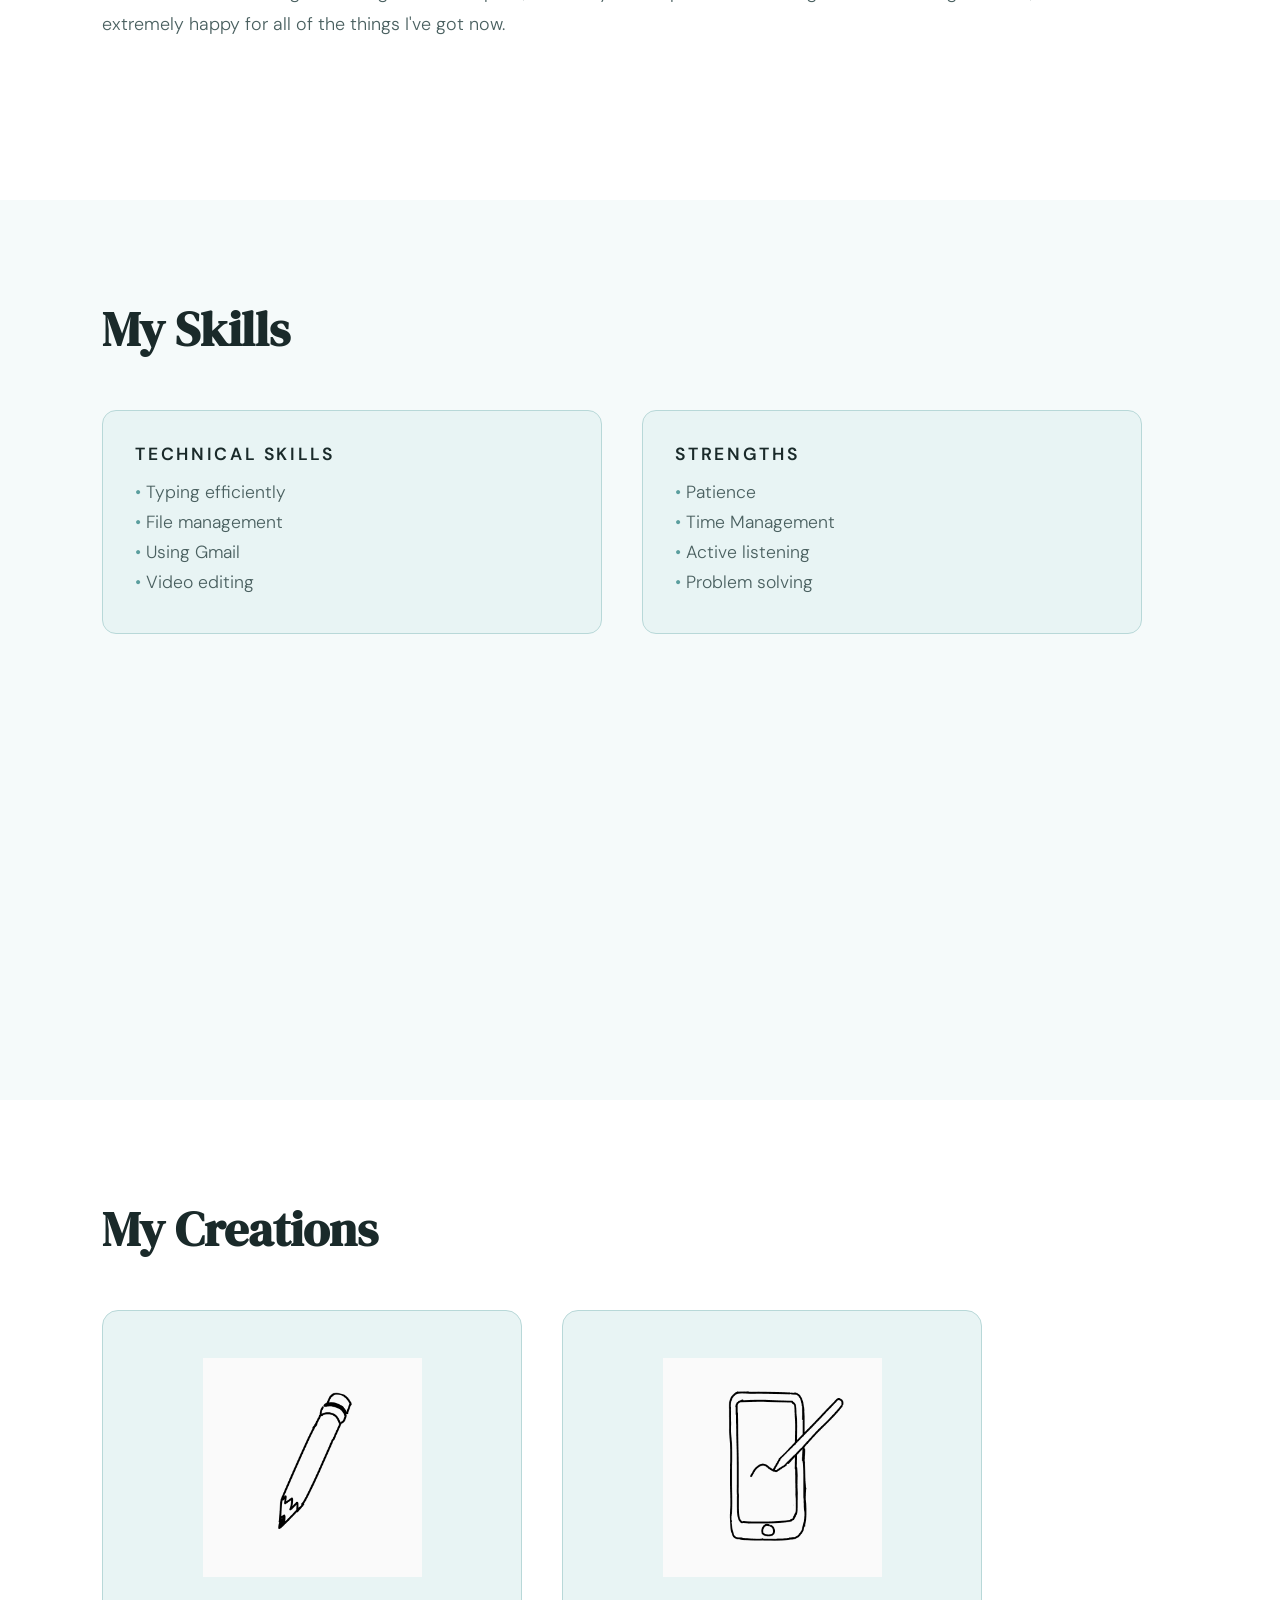
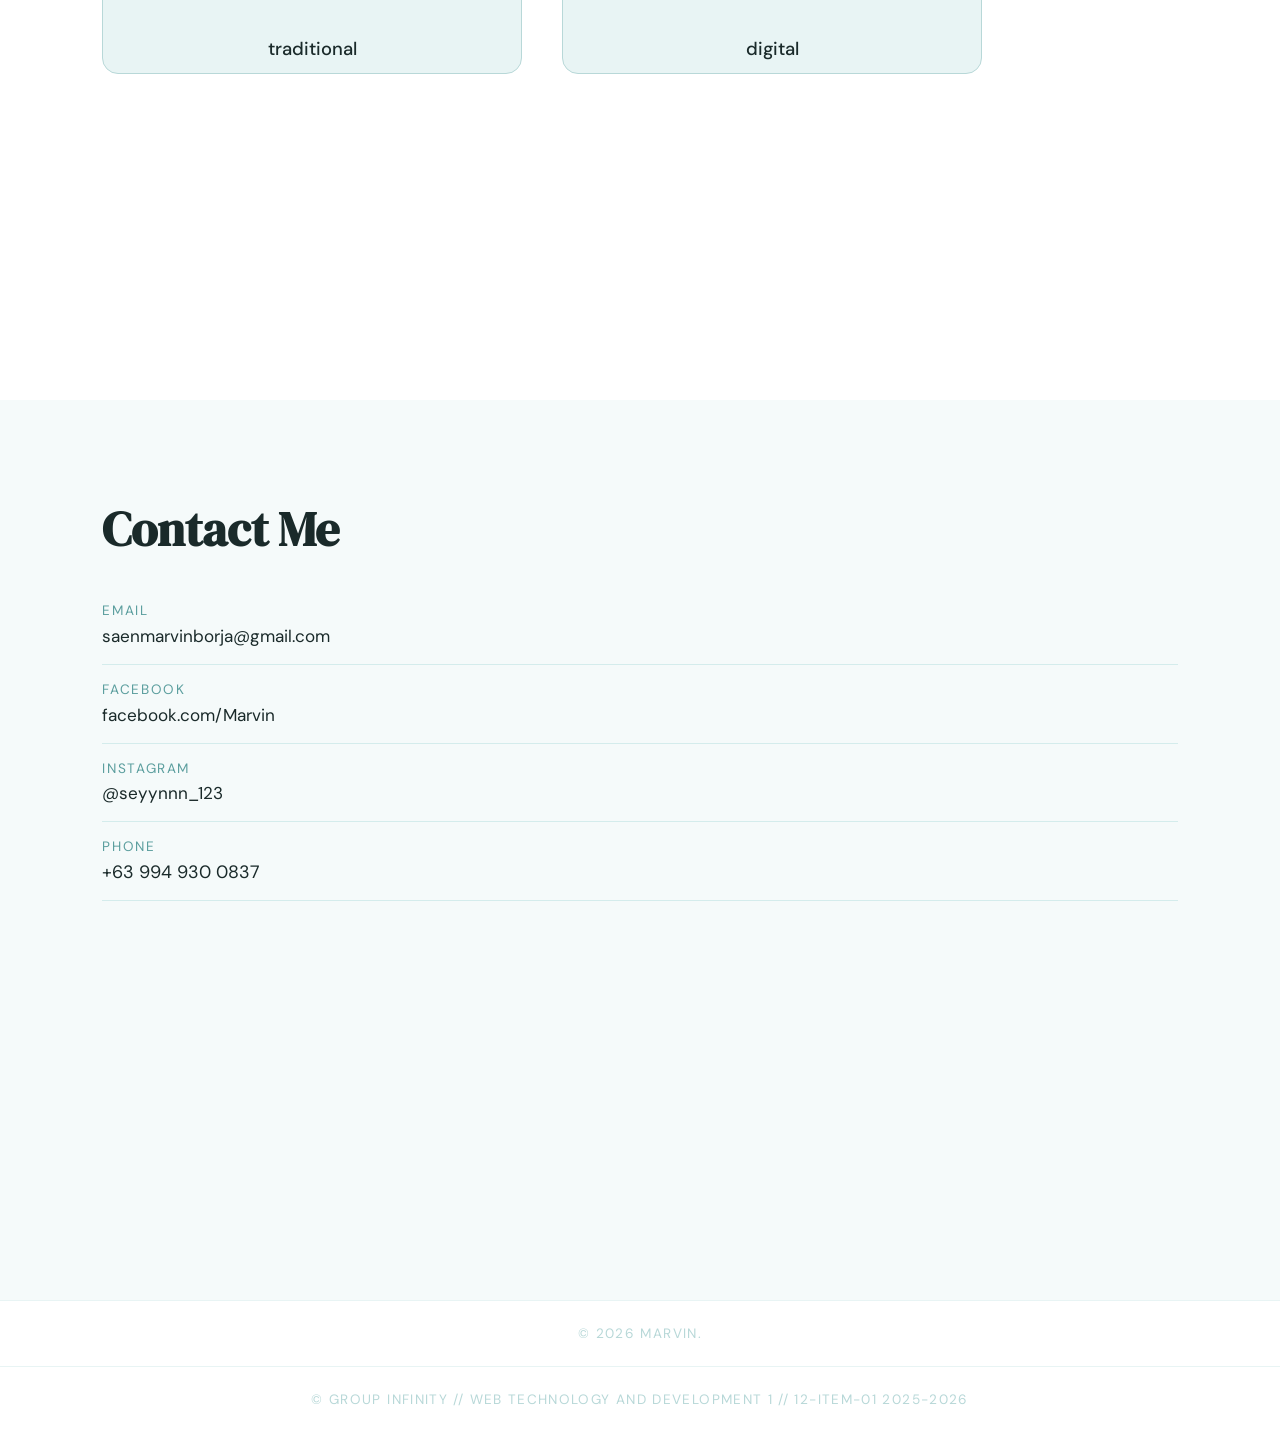
<file: Marvin/index.html>
<!DOCTYPE html>
<html lang="en">
<head>
<meta charset="UTF-8" />
<meta name="viewport" content="width=device-width, initial-scale=1.0"/>
<title>Marvin's Portfolio</title>
<link href="https://fonts.googleapis.com/css2?family=DM+Serif+Display&family=DM+Sans:wght@300;400;500&display=swap" rel="stylesheet">
<link rel="stylesheet" href="style.css">
</head>
<body>
<!-- NAVIGATION -->
<nav>
  <ul>
    <li><a href="../index.html"  onclick="closeMenu()">Pygame</a></li>
    <li><a href="#home">Home</a></li>
    <li><a href="#about">About</a></li>
    <li><a href="#skills">Skills</a></li>
    <li><a href="#creations">Creations</a></li>
    <li><a href="#contact">Contact</a></li>
  </ul>
</nav>

<!-- HOME -->
<section id="home">
  <h1>Hello! I'm <span>Marvin</span></h1>
  <h2 class="home-sub">Information Technology student & an artist.</h2>
</section>

<!-- ABOUT -->
<section id="about">
  <h2>About Me</h2>
  <div>
    <img src="images/marvin.png" alt="Marvin Borja" class="about-photo">
    <div>
      <p>Hello! I'm Marvin Borja, and I'm 18 years old. I'm a student taking information technology, and I'm also an artist who loves traditional and digital art. While I'm still studying, I spend most of my time creating personal works that help me develop my style and creativity. I have always liked making art that shows how I feel and what I think. I'm always learning, growing, and trying to become a better version of me with every work I create.</p>
      <p>I grew up in a very poor household. Despite all the difficulties my parents had to go through, this contributed to my character formation. Despite the challenges we encountered growing up, we were always there for each other. From that experience, I realized the true value of family.</p>
      <p>There were certain things that I regret in retrospect, but every bad experience has taught me something valuable, and I'm extremely happy for all of the things I've got now.</p>
    </div>
  </div>
</section>

<!-- SKILLS -->
<section id="skills">
  <h2>My Skills</h2>
  <div class="skills-grid">
    <div class="skill-card">
      <h4>TECHNICAL SKILLS</h4>
      <ul>
        <li>Typing efficiently</li>
        <li>File management</li>
        <li>Using Gmail</li>
        <li>Video editing</li>
      </ul>
    </div>
    <div class="skill-card">
      <h4>STRENGTHS</h4>
      <ul>
        <li>Patience</li>
        <li>Time Management</li>
        <li>Active listening</li>
        <li>Problem solving</li>
      </ul>
    </div>
  </div>
</section>

<!-- CREATIONS -->
<section id="creations">
  <h2>My Creations</h2>
  <div class="cards-grid">
    <div class="card" onclick="toggleGallery('drawings')">
      <div class="card-thumb">
        <img src="images/pencil.png" alt="Traditional drawings">
      </div>
      <div class="card-label">traditional</div>
    </div>
    <div class="card" onclick="toggleGallery('phonesketches')">
      <div class="card-thumb">
        <img src="images/phone.png" alt="Digital sketches">
      </div>
      <div class="card-label">digital</div>
    </div>
  </div>
</section>

<!-- CONTACT -->
<section id="contact">
  <h2>Contact Me</h2>
  <div>
    <div class="contact-item">
      <div class="ci-label">Email</div>
      <div class="ci-val"><a href="mailto:saenmarvinborja@gmail.com">saenmarvinborja@gmail.com</a></div>
    </div>
    <div class="contact-item">
      <div class="ci-label">Facebook</div>
      <div class="ci-val"><a href="https://www.facebook.com/share/18Jakx4d3N/" target="_blank" rel="noopener noreferrer">facebook.com/Marvin</a></div>
    </div>
    <div class="contact-item">
      <div class="ci-label">Instagram</div>
      <div class="ci-val"><a href="https://www.instagram.com/seyynnn_123?igsh=bHhjZ2d0c2lnaWI0" target="_blank" rel="noopener noreferrer">@seyynnn_123</a></div>
    </div>
    <div class="contact-item">
      <div class="ci-label">Phone</div>
      <div><p>+63 994 930 0837</p></div>
    </div>
  </div>
</section>

<footer>&copy; 2026 Marvin.</footer>

<!-- GALLERIES -->
<div class="gallery" id="gallery-drawings">
  <div class="gallery-top">
    <button class="back-btn" onclick="toggleGallery('drawings')">Back</button>
  </div>
  <div class="gallery-body">
    <div class="sketches-grid">
      <img src="images/drawing-1.jpg" alt="Drawing 1">
      <img src="images/drawing-2.jpg" alt="Drawing 2">
      <img src="images/drawing-3.webp" alt="Drawing 3">
    </div>
  </div>
</div>

<div class="gallery" id="gallery-phonesketches">
  <div class="gallery-top">
    <button class="back-btn" onclick="toggleGallery('phonesketches')">Back</button>
  </div>
  <div class="gallery-body">
    <div class="sketches-grid">
      <img src="images/phone-sketch-1.png" alt="Phone Sketch 1">
      <img src="images/phone-sketch-2.png" alt="Phone Sketch 2">
      <img src="images/phone-sketch-3.png" alt="Phone Sketch 3">
      <img src="images/phone-sketch-4.png" alt="Phone Sketch 4">
    </div>
  </div>
</div>

<footer>
  &copy; Group infinITy // WEB TECHNOLOGY AND DEVELOPMENT 1 // 12-ITEM-01 2025-2026
</footer>

<script src="script.js"></script>
</body>
</html>
</file>
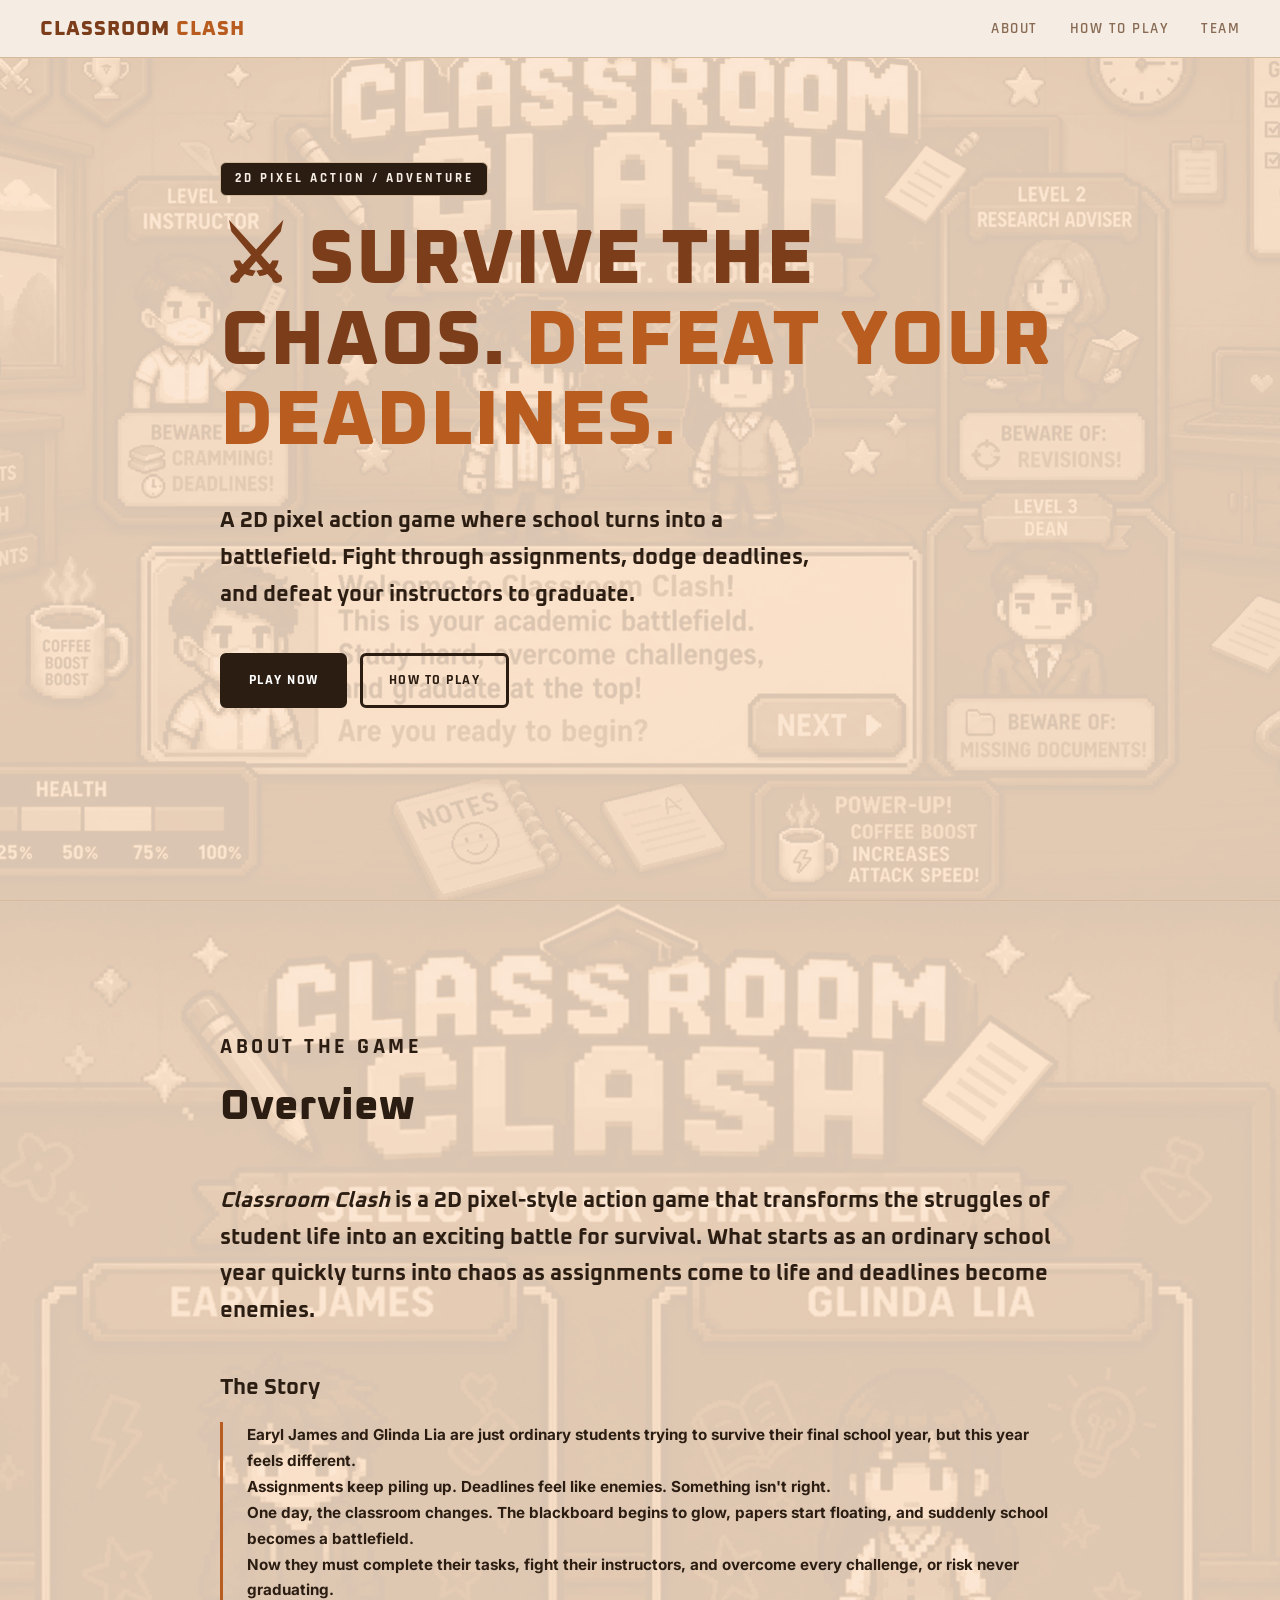
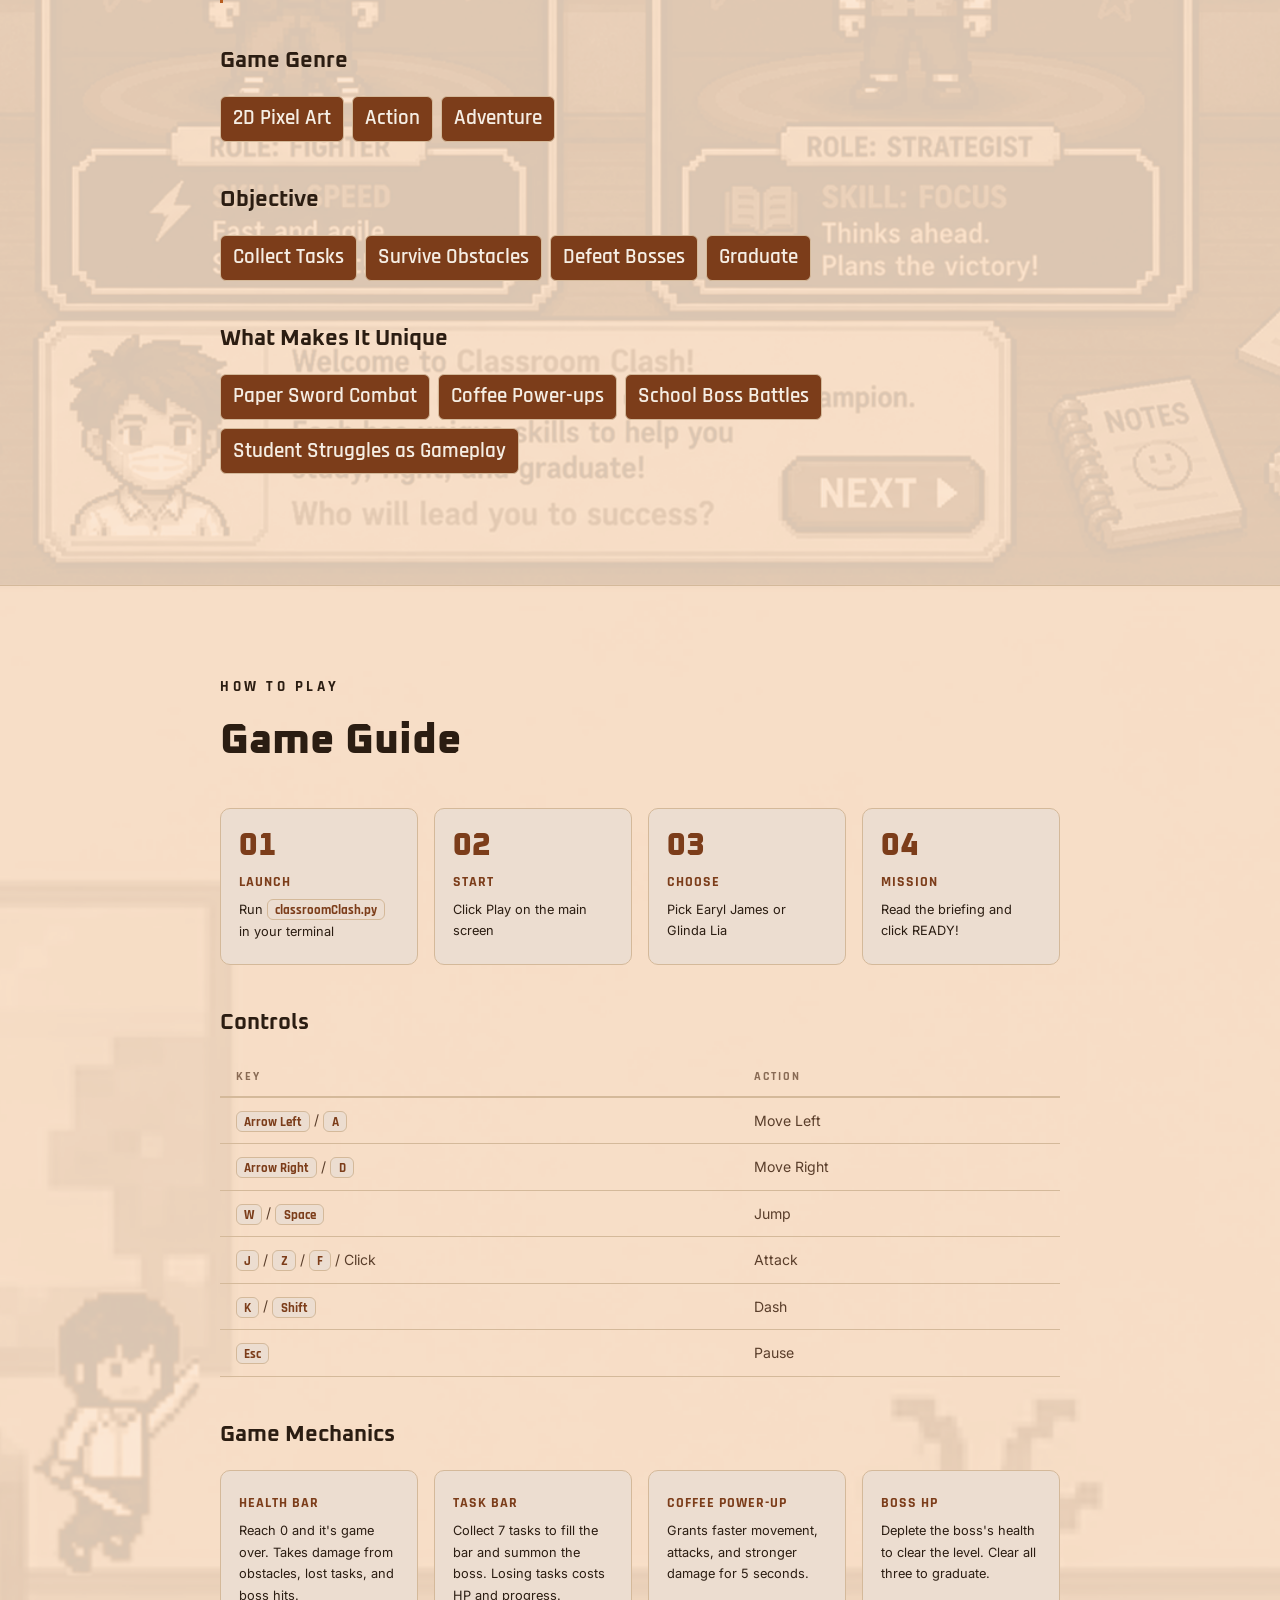
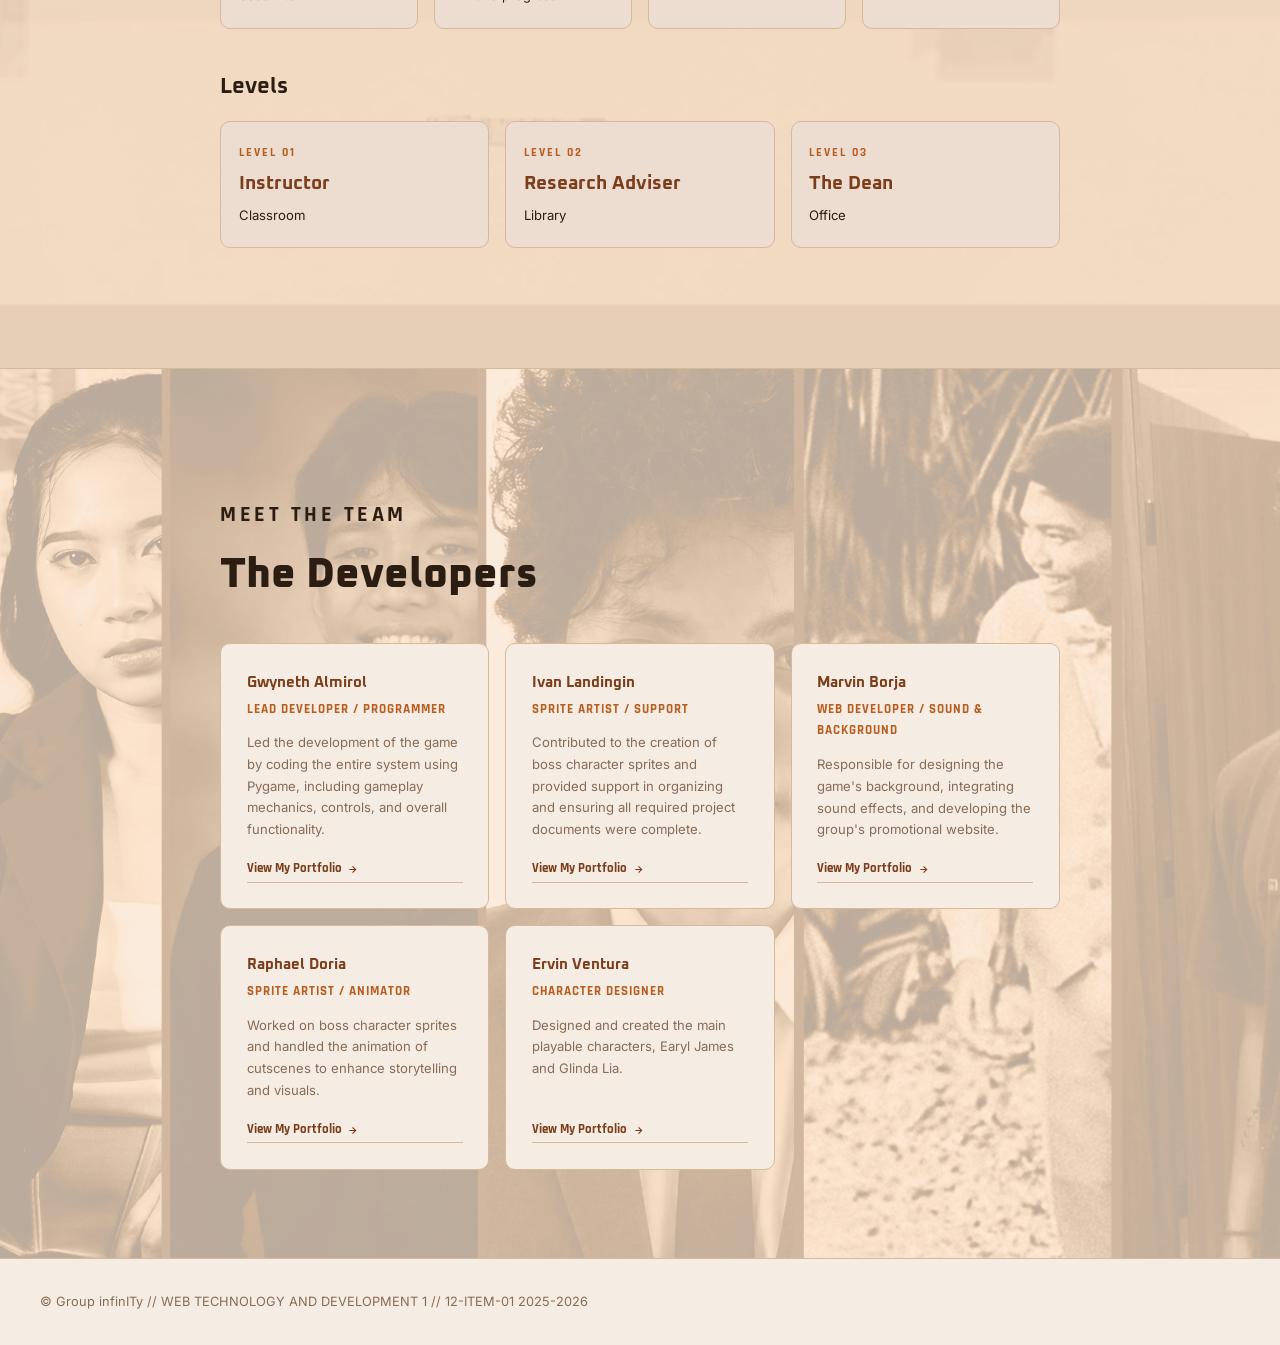
<file: pygame/index.html>
<!DOCTYPE html>
<html lang="en">
<head>
<meta charset="UTF-8">
<meta name="viewport" content="width=device-width, initial-scale=1.0">
<title>Classroom Clash</title>
<link href="https://fonts.googleapis.com/css2?family=Rajdhani:wght@600;700&family=Oxanium:wght@700;800&family=Inter:wght@400;500&display=swap" rel="stylesheet">
<link rel="stylesheet" href="style.css">
</head>
<body>

<nav>
  <div class="logo">Classroom <span>Clash</span></div>
  <ul id="nav-menu">
    <li><a href="#about">About</a></li>
    <li><a href="#howtoplay">How to Play</a></li>
    <li><a href="#team">Team</a></li>
  </ul>
  <button class="menu-toggle" id="menu-btn" aria-label="Toggle menu">
    <span></span><span></span><span></span>
  </button>
</nav>

<!-- HERO -->
<section id="hero">
  <div class="inner">
    <p class="hero-label">2D Pixel Action / Adventure</p>
    <h1>⚔ SURVIVE THE CHAOS.<em> DEFEAT YOUR DEADLINES.</em></h1>
    <h3 class="hero-desc">A 2D pixel action game where school turns into a battlefield. Fight through assignments, dodge deadlines, and defeat your instructors to graduate.</h3>
    <div class="btn-row">
      <a href="#howtoplay" class="btn btn-fill">Play Now</a>
      <a href="#howtoplay" class="btn">How to Play</a>
    </div>
  </div>
</section>

<hr>

<!-- ABOUT -->
<section id="about">
  <div class="inner">
    <h3 class="sec-tag">About the Game</h3>
    <h2>Overview</h2>
    <h3 class="overview"><em>Classroom Clash</em> is a 2D pixel-style action game that transforms the struggles of student life into an exciting battle for survival. What starts as an ordinary school year quickly turns into chaos as assignments come to life and deadlines become enemies.</h3>

    <h3 style="margin-top: 0;">The Story</h3>
    <div class="story">
      <h4>Earyl James and Glinda Lia are just ordinary students trying to survive their final school year, but this year feels different.</h4>
      <h4>Assignments keep piling up. Deadlines feel like enemies. Something isn't right.</h4>
      <h4>One day, the classroom changes. The blackboard begins to glow, papers start floating, and suddenly school becomes a battlefield.</h4>
      <h4>Now they must complete their tasks, fight their instructors, and overcome every challenge, or risk never graduating.</h4>
    </div>
    <div class="tag-group">
      <h3>Game Genre</h3>
      <div class="tags">
        <span class="tag warm">2D Pixel Art</span>
        <span class="tag warm">Action</span>
        <span class="tag warm">Adventure</span>
      </div>
    </div>
    <div class="tag-group">
      <h3>Objective</h3>
      <div class="tags">
        <span class="tag">Collect Tasks</span>
        <span class="tag">Survive Obstacles</span>
        <span class="tag">Defeat Bosses</span>
        <span class="tag">Graduate</span>
      </div>
    </div>
    <div class="tag-group">
      <h3>What Makes It Unique</h3>
      <div class="tags">
        <span class="tag">Paper Sword Combat</span>
        <span class="tag">Coffee Power-ups</span>
        <span class="tag">School Boss Battles</span>
        <span class="tag">Student Struggles as Gameplay</span>
      </div>
    </div>
  </div>
</section>

<hr>

<!-- HOW TO PLAY -->
<section id="howtoplay">
  <div class="inner">
    <p class="sec-tag">How to Play</p>
    <h2>Game Guide</h2>

    <div class="card-grid cols-4">
      <div class="card">
        <div class="num">01</div>
        <h4>Launch</h4>
        <p>Run <kbd>classroomClash.py</kbd> in your terminal</p>
      </div>
      <div class="card">
        <div class="num">02</div>
        <h4>Start</h4>
        <p>Click Play on the main screen</p>
      </div>
      <div class="card">
        <div class="num">03</div>
        <h4>Choose</h4>
        <p>Pick Earyl James or Glinda Lia</p>
      </div>
      <div class="card">
        <div class="num">04</div>
        <h4>Mission</h4>
        <p>Read the briefing and click READY!</p>
      </div>
    </div>

    <h3>Controls</h3>
    <table>
      <thead><tr><th>Key</th><th>Action</th></tr></thead>
      <tbody>
        <tr><td><kbd>Arrow Left</kbd> / <kbd>A</kbd></td><td>Move Left</td></tr>
        <tr><td><kbd>Arrow Right</kbd> / <kbd>D</kbd></td><td>Move Right</td></tr>
        <tr><td><kbd>W</kbd> / <kbd>Space</kbd></td><td>Jump</td></tr>
        <tr><td><kbd>J</kbd> / <kbd>Z</kbd> / <kbd>F</kbd> / Click</td><td>Attack</td></tr>
        <tr><td><kbd>K</kbd> / <kbd>Shift</kbd></td><td>Dash</td></tr>
        <tr><td><kbd>Esc</kbd></td><td>Pause</td></tr>
      </tbody>
    </table>

    <h3>Game Mechanics</h3>
    <div class="card-grid cols-4">
      <div class="card">
        <h4>Health Bar</h4>
        <p>Reach 0 and it's game over. Takes damage from obstacles, lost tasks, and boss hits.</p>
      </div>
      <div class="card">
        <h4>Task Bar</h4>
        <p>Collect 7 tasks to fill the bar and summon the boss. Losing tasks costs HP and progress.</p>
      </div>
      <div class="card">
        <h4>Coffee Power-Up</h4>
        <p>Grants faster movement, attacks, and stronger damage for 5 seconds.</p>
      </div>
      <div class="card">
        <h4>Boss HP</h4>
        <p>Deplete the boss's health to clear the level. Clear all three to graduate.</p>
      </div>
    </div>

    <h3>Levels</h3>
    <div class="card-grid cols-3">
      <div class="card">
        <div class="level-label">Level 01</div>
        <div class="level-boss">Instructor</div>
        <div class="level-loc">Classroom</div>
      </div>
      <div class="card">
        <div class="level-label">Level 02</div>
        <div class="level-boss">Research Adviser</div>
        <div class="level-loc">Library</div>
      </div>
      <div class="card">
        <div class="level-label">Level 03</div>
        <div class="level-boss">The Dean</div>
        <div class="level-loc">Office</div>
      </div>
    </div>
  </div>
</section>

<hr>

<!-- TEAM -->
<section id="team">
  <div class="inner">
    <h3 class="sec-tag">Meet the Team</h3>
    <h2>The Developers</h2>
    <div class="team-grid">

      <div class="team-card">
        <div class="team-name">Gwyneth Almirol</div>
        <div class="team-role">Lead Developer / Programmer</div>
        <p class="team-desc">Led the development of the game by coding the entire system using Pygame, including gameplay mechanics, controls, and overall functionality.</p>
        <a href="../gwyneth/index.html" class="port-link">View My Portfolio <svg viewBox="0 0 24 24"><path d="M5 12h14M12 5l7 7-7 7"/></svg></a>
      </div>

      <div class="team-card">
        <div class="team-name">Ivan Landingin</div>
        <div class="team-role">Sprite Artist / Support</div>
        <p class="team-desc">Contributed to the creation of boss character sprites and provided support in organizing and ensuring all required project documents were complete.</p>
        <a href="../Ivan/index.html" class="port-link">View My Portfolio <svg viewBox="0 0 24 24"><path d="M5 12h14M12 5l7 7-7 7"/></svg></a>
      </div>

      <div class="team-card">
        <div class="team-name">Marvin Borja</div>
        <div class="team-role">Web Developer / Sound & Background</div>
        <p class="team-desc">Responsible for designing the game's background, integrating sound effects, and developing the group's promotional website.</p>
        <a href="../Marvin/index.html" class="port-link">View My Portfolio <svg viewBox="0 0 24 24"><path d="M5 12h14M12 5l7 7-7 7"/></svg></a>
      </div>

      <div class="team-card">
        <div class="team-name">Raphael Doria</div>
        <div class="team-role">Sprite Artist / Animator</div>
        <p class="team-desc">Worked on boss character sprites and handled the animation of cutscenes to enhance storytelling and visuals.</p>
        <a href= "../raphael/index.html" class="port-link">View My Portfolio <svg viewBox="0 0 24 24"><path d="M5 12h14M12 5l7 7-7 7"/></svg></a>
      </div>

      <div class="team-card">
        <div class="team-name">Ervin Ventura</div>
        <div class="team-role">Character Designer</div>
        <p class="team-desc">Designed and created the main playable characters, Earyl James and Glinda Lia.</p>
        <a href="../ervin/index.html" class="port-link">View My Portfolio <svg viewBox="0 0 24 24"><path d="M5 12h14M12 5l7 7-7 7"/></svg></a>
      </div>

    </div>
  </div>
</section>

<footer>
  &copy; Group infinITy // WEB TECHNOLOGY AND DEVELOPMENT 1 // 12-ITEM-01 2025-2026
</footer>

<script src="script.js"></script>
</body>
</html>
</file>
<file: pygame/style.css>
:root {
  --bg:     #f5ede3;
  --bg2:    #ecddd0;
  --text:   #2b1d12;
  --muted:  #896b55;
  --border: #d4b99a;
  --brown:  #7c3d1a;
  --orange: #b85c1f;
  --light:  #f0dbc8;
}

* {
  margin: 0;
  padding: 0;
  box-sizing: border-box;
}

html {
  scroll-behavior: smooth;
}

body {
  background: var(--bg);
  color: var(--text);
  font-family: 'Inter', sans-serif;
  font-size: 15px;
  line-height: 1.7;
}

section {
  padding: 5.5rem 2.5rem;
}

.inner {
  max-width: 840px;
  margin: 0 auto;
}

hr {
  border: none;
  border-top: 1px solid var(--border);
}

h1 {
  font-family: 'Oxanium', sans-serif;
  font-size: clamp(3rem, 6vw, 5.2rem);
  font-weight: 800;
  line-height: 1.05;
  color: var(--brown);
  letter-spacing: 1px;
  margin-bottom: 1.5rem;
}

h1 em {
  font-style: normal;
  color: var(--orange);
}

h2 {
  font-family: 'Oxanium', sans-serif;
  font-size: 2.6rem;
  font-weight: 800;
  color: var(--text);
  margin-bottom: 2rem;
}

h3 {
  font-family: 'Oxanium', sans-serif;
  font-size: 1.35rem;
  font-weight: 700;
  color: var(--text);
  margin-top: 2.5rem;
  margin-bottom: 1rem;
}

nav {
  position: fixed;
  top: 0;
  left: 0;
  right: 0;
  z-index: 100;
  height: 58px;
  background: var(--bg);
  border-bottom: 1px solid var(--border);
  display: flex;
  align-items: center;
  justify-content: space-between;
  padding: 0 2.5rem;
}

.logo {
  font-family: 'Oxanium', sans-serif;
  font-size: 1.25rem;
  font-weight: 800;
  color: var(--brown);
  text-transform: uppercase;
  letter-spacing: 1px;
}

.logo span {
  color: var(--orange);
}

nav ul {
  list-style: none;
  display: flex;
  gap: 2rem;
}

nav a {
  font-family: 'Rajdhani', sans-serif;
  font-size: 0.95rem;
  font-weight: 600;
  text-transform: uppercase;
  letter-spacing: 1.5px;
  color: var(--muted);
  text-decoration: none;
  transition: color 0.2s;
}

nav a:hover {
  color: var(--orange);
}

.menu-toggle {
  display: none;
  flex-direction: column;
  gap: 5px;
  background: none;
  border: none;
  cursor: pointer;
  padding: 4px;
}

.menu-toggle span {
  display: block;
  width: 22px;
  height: 2px;
  background: var(--brown);
  border-radius: 2px;
}

#hero {
  min-height: 100vh;
  display: flex;
  align-items: center;
  padding-top: 58px;
  background-image: url('images/main.png');
  background-size: cover;
  background-position: center;
  background-repeat: no-repeat;
  position: relative;
}

#hero::before {
  content: '';
  position: absolute;
  inset: 0;
  background: rgba(245, 237, 227, 0.4);
  pointer-events: none;
}

#hero .inner {
  position: relative;
  z-index: 1;
}

.hero-label {
  display: inline-block;
  font-family: 'Rajdhani', sans-serif;
  font-size: 0.8rem;
  font-weight: 700;
  text-transform: uppercase;
  letter-spacing: 3px;
  color: var(--bg);
  background: var(--text);
  border: 1px solid var(--border);
  padding: 0.3rem 0.85rem;
  border-radius: 6px;
  margin-bottom: 1.6rem;
}

.hero-desc {
  color: var(--text);
  max-width: 600px;
  margin-bottom: 2.5rem;
}

.btn-row {
  display: flex;
  gap: 0.8rem;
  flex-wrap: wrap;
}

.btn {
  font-family: 'Rajdhani', sans-serif;
  font-size: 0.9rem;
  font-weight: 700;
  text-transform: uppercase;
  letter-spacing: 1.5px;
  padding: 0.75rem 1.6rem;
  border-radius: 6px;
  border: 3px solid var(--text);
  color: var(--text);
  text-decoration: none;
  display: inline-block;
  transition: background 0.2s, border-color 0.2s;
}

.btn:hover {
  background: var(--bg2);
  border-color: var(--brown);
}

.btn-fill {
  background: var(--text);
  color: #fff;
  border-color: var(--text);
}

.btn-fill:hover {
  background: var(--brown);
  border-color: var(--brown);
}

.sec-tag {
  font-family: 'Rajdhani', sans-serif;
  font-weight: 700;
  text-transform: uppercase;
  letter-spacing: 3.5px;
  color: var(--text);
  margin-bottom: 0.4rem;
}

/* ABOUT SECTION with background */
#about {
  background-image: url('images/main2.png');
  background-size: cover;
  background-position: center;
  background-repeat: no-repeat;
  position: relative;
}

#about::before {
  content: '';
  position: absolute;
  inset: 0;
  background: rgba(245, 237, 227, 0.4);
  pointer-events: none;
}

#about .inner {
  position: relative;
  z-index: 1;
}

.overview {
  color: var(--text);
  margin-bottom: 2.5rem;
}

.story {
  border-left: 3px solid var(--orange);
  padding-left: 1.5rem;
  color: var(--text);
  font-size: 0.95rem;
  margin-bottom: 2.5rem;
}

.story p + p {
  margin-top: 0.75rem;
}

.tag-group {
  margin-bottom: 1.4rem;
}

.tag-group h4 {
  font-family: 'Rajdhani', sans-serif;
  font-size: 0.75rem;
  font-weight: 700;
  text-transform: uppercase;
  letter-spacing: 2px;
  color: var(--muted);
  margin-bottom: 0.5rem;
}

.tags {
  display: flex;
  flex-wrap: wrap;
  gap: 0.5rem;
}

.tag {
  font-family: 'Rajdhani', sans-serif;
  font-size: 1.3rem;
  font-weight: 600;
  padding: 0.28rem 0.75rem;
  border: 1.5px solid var(--border);
  border-radius: 6px;
  color: var(--bg);
  background: var(--brown);
}

.tag.warm {
  background: var(--brown);
  color: var(--bg);
}

/* HOW TO PLAY */
#howtoplay {
  background-image: url('images/main3.png');
  background-size: cover;
  background-position: center;
  background-repeat: no-repeat;
  position: relative;
}

#howtoplay::before {
  content: '';
  position: absolute;
  inset: 0;
  background: rgba(245, 237, 227, 0.4);
  pointer-events: none;
}

#howtoplay .inner {
  position: relative;
  z-index: 1;
}

.card-grid {
  display: grid;
  gap: 1rem;
  margin-bottom: 2rem;
}

.card-grid.cols-4 {
  grid-template-columns: repeat(4, 1fr);
}

.card-grid.cols-3 {
  grid-template-columns: repeat(3, 1fr);
}

.card {
  background: var(--bg2);
  border: 1.5px solid var(--border);
  border-radius: 10px;
  padding: 1.3rem 1.1rem;
  transition: border-color 0.2s, background 0.2s;
}

.card:hover {
  border-color: var(--orange);
  background: var(--light);
}

.card .num {
  font-family: 'Oxanium', sans-serif;
  font-size: 2rem;
  font-weight: 800;
  color: var(--brown);
  line-height: 1;
  margin-bottom: 0.5rem;
}

.card h4 {
  font-family: 'Rajdhani', sans-serif;
  font-size: 0.9rem;
  font-weight: 700;
  text-transform: uppercase;
  letter-spacing: 1px;
  color: var(--brown);
  margin-bottom: 0.25rem;
}

.card p {
  font-size: 0.8rem;
  color: var(--text);
}

.level-label {
  font-family: 'Rajdhani', sans-serif;
  font-size: 0.72rem;
  font-weight: 700;
  text-transform: uppercase;
  letter-spacing: 2px;
  color: var(--orange);
  margin-bottom: 0.35rem;
}

.level-boss {
  font-family: 'Oxanium', sans-serif;
  font-size: 1.2rem;
  font-weight: 700;
  color: var(--brown);
  margin-bottom: 0.2rem;
}

.level-loc {
  font-size: 0.82rem;
  color: var(--text);
}

table {
  width: 100%;
  border-collapse: collapse;
  font-size: 0.88rem;
  margin-bottom: 2rem;
}

thead th {
  font-family: 'Rajdhani', sans-serif;
  font-size: 0.75rem;
  font-weight: 700;
  text-transform: uppercase;
  letter-spacing: 2px;
  color: var(--muted);
  text-align: left;
  padding: 0.55rem 1rem;
  border-bottom: 2px solid var(--border);
}

tbody td {
  padding: 0.65rem 1rem;
  border-bottom: 1px solid var(--border);
  color: #5a3e2b;
}

tbody tr:hover td {
  background: var(--light);
}

kbd {
  font-family: 'Rajdhani', sans-serif;
  font-size: 0.8rem;
  font-weight: 700;
  background: var(--bg2);
  border: 1.5px solid var(--border);
  border-radius: 6px;
  padding: 0.1rem 0.45rem;
  color: var(--brown);
}

/* TEAM */
#team {
  background-image: url('images/developers.png');
  background-size: cover;
  background-position: center;
  background-repeat: no-repeat;
  position: relative;
}

#team::before {
  content: '';
  position: absolute;
  inset: 0;
  background: rgba(245, 237, 227, 0.4);
  pointer-events: none;
}

#team .inner {
  position: relative;
  z-index: 1;
}

.team-grid {
  display: grid;
  grid-template-columns: repeat(auto-fill, minmax(250px, 1fr));
  gap: 1rem;
  align-items: stretch;
}

.team-card {
  background: var(--bg);
  border: 1.5px solid var(--border);
  border-radius: 10px;
  padding: 1.6rem;
  transition: border-color 0.2s, background 0.2s;
  display: flex;
  flex-direction: column;
}

.team-card:hover {
  border-color: var(--orange);
  background: var(--light);
}

.team-name {
  font-family: 'Oxanium', sans-serif;
  font-size: 0.95rem;
  font-weight: 700;
  color: var(--brown);
  margin-bottom: 0.2rem;
}

.team-role {
  font-family: 'Rajdhani', sans-serif;
  font-size: 0.8rem;
  font-weight: 700;
  text-transform: uppercase;
  letter-spacing: 1px;
  color: var(--orange);
  margin-bottom: 0.75rem;
}

.team-desc {
  font-size: 0.82rem;
  color: var(--muted);
  line-height: 1.65;
  margin-bottom: 1.1rem;
  flex-grow: 1;
}

.port-link {
  font-family: 'Rajdhani', sans-serif;
  font-size: 0.82rem;
  font-weight: 700;
  color: var(--brown);
  text-decoration: none;
  display: inline-flex;
  align-items: center;
  gap: 0.35rem;
  border-bottom: 1.5px solid var(--border);
  padding-bottom: 1px;
  transition: color 0.2s, border-color 0.2s;
}

.port-link:hover {
  color: var(--orange);
  border-color: var(--orange);
}

.port-link svg {
  width: 11px;
  height: 11px;
  stroke: currentColor;
  fill: none;
  stroke-width: 2.5;
}

footer {
  background: var(--bg);
  border-top: 1px solid var(--border);
  padding: 2rem 2.5rem;
  display: flex;
  justify-content: space-between;
  align-items: center;
  flex-wrap: wrap;
  gap: 0.5rem;
  font-size: 0.8rem;
  color: var(--muted);
}

.footer-logo {
  font-family: 'Oxanium', sans-serif;
  font-size: 1rem;
  font-weight: 800;
  text-transform: uppercase;
  letter-spacing: 1px;
  color: var(--brown);
}

.footer-logo span {
  color: var(--orange);
}

/* RESPONSIVE */
@media (max-width: 768px) {
  nav { padding: 0 1.5rem; }
  section { padding: 4rem 1.5rem; }
  h1 { font-size: 2.4rem; }

  nav ul {
    display: none;
    flex-direction: column;
    position: absolute;
    top: 58px;
    left: 0;
    right: 0;
    background: var(--bg);
    border-bottom: 1px solid var(--border);
    padding: 0.5rem 0;
  }

  nav ul.open { display: flex; }
  nav ul li a { display: block; padding: 0.75rem 1.5rem; }
  .menu-toggle { display: flex; }
  .card-grid.cols-4 { grid-template-columns: repeat(2, 1fr); }
  .card-grid.cols-3 { grid-template-columns: 1fr; }
  .team-grid { grid-template-columns: 1fr; }
  .btn-row { flex-direction: column; }
  .btn { text-align: center; }
  footer { flex-direction: column; text-align: center; }
}
</file>
<file: ervin/style.css>
style.css
*, *::before, *::after { box-sizing: border-box; margin: 0; padding: 0; }

:root {
  --navy: #0a1128;
  --blue: #1a4fdb;
  --blue-light: #e8effe;
  --blue-mid: #3a6bef;
  --white: #ffffff;
  --off: #f7f8fc;
  --gray: #6b7280;
  --border: #d1d9f5;
  --text: #111827;
  --card-radius: 14px;
  --transition: 0.25s cubic-bezier(.4,0,.2,1);
}

html { scroll-behavior: smooth; }

/* Update your :root variables to reflect the new theme */
:root {
  --navy: #0a1128;
  --blue: #1a4fdb;
  --blue-light: #e8effe;
  --blue-mid: #3a6bef;
  --white: #ffffff;
  --off: #d0e7ff; /* Changed from gray-white to a light sky blue */
  --sky-blue: #87CEEB; /* New variable for the main sky blue */
  --gray: #6b7280;
  --border: #d1d9f5;
  --text: #111827;
  --card-radius: 14px;
  --transition: 0.25s cubic-bezier(.4,0,.2,1);
}

html { scroll-behavior: smooth; }

body {
  font-family: 'Open Sans', sans-serif;
  color: var(--text);
  /* Changed background to sky blue */
  background: var(--sky-blue); 
  line-height: 1.6;
}

/* ── NAV ── */
nav {
  position: sticky; top: 0; z-index: 100;
  background: rgba(135, 206, 235, 0.97);
  backdrop-filter: blur(10px);
  border-bottom: 1px solid var(--border);
  padding: 0 5%;
  display: flex; align-items: center; justify-content: space-between;
  height: 64px;
}

/* ── HERO UPDATE ── */
#home {
  display: flex;
  align-items: center;
  justify-content: center;
  gap: 3rem; 
  padding: 90px 5% 80px;
  background: var(--sky-blue); 
  min-height: 500px;
}

.hero-text { 
  max-width: 600px; 
  background: var(--white); 
  padding: 3rem 2rem; 
  border-radius: var(--card-radius); 
  text-align: center; 
  box-shadow: 0 4px 15px rgba(0,0,0,0.1); 
}

.hero-img {
  flex-shrink: 0;
  width: clamp(150px, 20vw, 250px);
  aspect-ratio: 1/1; 
  border-radius: 50%;
  object-fit: cover;
}

/* ── ABOUT ── */
.about-box {
  max-width: 760px; margin: 0 auto;
  padding: 2rem 2.5rem;
  background: var(--white);
  border-radius: var(--card-radius);
  text-align: center; line-height: 1.8; color: var(--gray);
  box-shadow: 0 2px 12px rgba(0,0,0,0.05);
  /* Borders remain intact here */
  border: 2px solid transparent; 
  transition: border-color var(--transition), box-shadow var(--transition), transform var(--transition);
}

/* ── PROJECTS & INTERESTS ── */
/* These sections use --off, which I updated to a light blue to match */
#projects, #interests { background: var(--off); }

/* ── CONTACT (Untouched as requested) ── */
#contact { background: var(--navy); }
#contact .section-title { color: #fff; }
#contact .section-title::after { background: var(--blue-mid); }
.contact-grid { display: flex; flex-wrap: wrap; gap: 1.5rem; justify-content: center; }
.contact-item {
  background: rgba(255,255,255,0.08); border: 1px solid rgba(255,255,255,0.15);
  border-radius: var(--card-radius); padding: 1.2rem 1.8rem;
  text-align: center; min-width: 200px;
  transition: background var(--transition), border-color var(--transition), transform var(--transition);
}

/* ... keep the rest of your CSS as is ... */

/* ── NAV ── */
nav {
  position: sticky; top: 0; z-index: 100;
  background: rgba(255,255,255,0.97);
  backdrop-filter: blur(10px);
  border-bottom: 1px solid var(--border);
  padding: 0 5%;
  display: flex; align-items: center; justify-content: space-between;
  height: 64px;
}

.logo-placeholder { width: 40px; }

.nav-links {
  display: flex; gap: 1.5rem; list-style: none;
}
.nav-links a {
  font-size: 0.9rem; font-weight: 500;
  color: var(--gray); text-decoration: none;
  transition: color var(--transition);
  letter-spacing: 0.02em;
}
.nav-links a:hover { color: var(--blue); }
.nav-cta {
  background: var(--blue); color: #fff !important;
  padding: 0.45rem 1.1rem; border-radius: 8px;
  transition: background var(--transition) !important;
}
.nav-cta:hover { background: var(--blue-mid) !important; color: #fff !important; }

/* ── HAMBURGER BUTTON ── */
.hamburger {
  display: none;
  flex-direction: column; justify-content: center; align-items: center;
  gap: 5px;
  background: none; border: none; cursor: pointer;
  width: 40px; height: 40px; padding: 4px;
  z-index: 200;
}
.hamburger span {
  display: block;
  width: 26px; height: 3px;
  background: var(--navy); border-radius: 3px;
  transition: all 0.3s ease;
  transform-origin: center;
}
/* X animation when active */
.hamburger.active span:nth-child(1) { transform: translateY(8px) rotate(45deg); }
.hamburger.active span:nth-child(2) { opacity: 0; transform: scaleX(0); }
.hamburger.active span:nth-child(3) { transform: translateY(-8px) rotate(-45deg); }

/* ── HERO ── */
#home {
  display: flex;
  align-items: center;
  justify-content: space-evenly;
  gap: 3rem;
  padding: 90px 5% 80px;

  /* SKY BLUE BACKGROUND */
  background-color: var(--sky-blue);

  min-height: 500px;
}

/* WHITE CARD */
.hero-text { 
  max-width: 900px;
  background: var(--white);
  padding: 3rem 2rem;
  border-radius: var(--card-radius);
  text-align: center;
  box-shadow: 0 4px 15px rgba(0,0,0,0.1);
}

.hero-text h1 {
  font-family: 'Montserrat', sans-serif;
  font-size: clamp(2rem, 5vw, 3.4rem);
  font-weight: 900;
  line-height: 1.15;
  color: var(--navy);
  margin-bottom: 1.2rem;
}

.hero-text h1 span { 
  color: var(--blue); 
}

.hero-text h2 {
  font-size: clamp(1rem, 2.5vw, 1.2rem);
  color: var(--navy);
  margin-bottom: 0.5rem;
  font-weight: 600;
}

.hero-text h3 {
  font-size: clamp(0.9rem, 2vw, 1rem);
  color: var(--gray);
  font-weight: 400;
  line-height: 1.6;
}

.hero-img {
  flex-shrink: 0;
  width: clamp(180px, 28vw, 380px);
  aspect-ratio: 1/1;
  border-radius: 50%;
  object-fit: cover;

  /* BORDER STAYS */
  border: 5px solid var(--blue);
  box-shadow: 0 0 0 12px var(--blue-light);
}

/* ── SECTION COMMONS ── */
section { padding: 80px 5%; }
.section-title {
  font-family: 'Montserrat', sans-serif;
  font-size: clamp(1.6rem, 3vw, 2.3rem);
  font-weight: 700; text-align: center;
  color: var(--navy); margin-bottom: 3rem;
  position: relative;
}
.section-title::after {
  content: '';
  display: block; width: 50px; height: 4px;
  background: var(--blue); border-radius: 2px;
  margin: 0.6rem auto 0;
}

/* ── ABOUT ── */
.about-box {
  max-width: 760px; margin: 0 auto;
  padding: 2rem 2.5rem;
  background: var(--white);
  border-radius: var(--card-radius);
  text-align: center; line-height: 1.8; color: var(--gray);
  box-shadow: 0 2px 12px rgba(0,0,0,0.05);
  border: 2px solid transparent;
  transition: border-color var(--transition), box-shadow var(--transition), transform var(--transition);
}
.about-box p { margin-bottom: 0.8rem; }
.about-box p:last-child { margin-bottom: 0; }
.about-box:hover {
  border-color: var(--blue);
  box-shadow: 0 8px 28px rgba(26,79,219,0.12);
  transform: translateY(-3px);
}

/* ── PROJECTS ── */
#projects { background: var(--off); }
.project-category { margin-bottom: 3rem; }
.project-category h3 {
  font-size: 1.1rem; font-weight: 600;
  color: var(--blue); letter-spacing: 0.08em;
  text-transform: uppercase; margin-bottom: 1.2rem;
}
.scroll-track {
  display: flex; gap: 1rem;
  overflow-x: auto; padding-bottom: 1rem;
  scroll-snap-type: x mandatory;
  -webkit-overflow-scrolling: touch;
  scrollbar-width: thin;
  scrollbar-color: var(--blue) var(--border);
}
.scroll-track::-webkit-scrollbar { height: 5px; }
.scroll-track::-webkit-scrollbar-thumb { background: var(--blue); border-radius: 99px; }

.project-card {
  flex: 0 0 220px; scroll-snap-align: start;
  border-radius: var(--card-radius); overflow: hidden;
  border: 2px solid transparent;
  transition: border-color var(--transition), transform var(--transition), box-shadow var(--transition);
  background: var(--white);
  box-shadow: 0 2px 10px rgba(0,0,0,0.06);
  cursor: pointer;
  display: flex; flex-direction: column;
}
.project-card:hover {
  border-color: var(--blue);
  transform: translateY(-4px);
  box-shadow: 0 8px 24px rgba(26,79,219,0.15);
}
.project-card img {
  width: 100%; max-height: 200px;
  object-fit: contain; display: block;
  background: #f0f0f0;
}
.project-card .card-label {
  padding: 0.75rem 1rem;
  font-size: 0.82rem; font-weight: 500; color: var(--gray);
  flex: 1;
}

/* ── SKILLS ── */
.skills-grid {
  display: grid;
  grid-template-columns: repeat(auto-fit, minmax(220px, 1fr));
  gap: 1.5rem;
}
.skill-card {
  background: var(--white);
  border: 2px solid transparent;
  border-radius: var(--card-radius); padding: 1.5rem;
  transition: border-color var(--transition), box-shadow var(--transition), transform var(--transition);
  box-shadow: 0 2px 10px rgba(0,0,0,0.05);
}
.skill-card:hover {
  border-color: var(--blue);
  box-shadow: 0 8px 24px rgba(26,79,219,0.12);
  transform: translateY(-3px);
}
.skill-card h4 {
  font-family: 'Montserrat', sans-serif;
  font-size: 1rem; font-weight: 700; color: var(--navy);
  margin-bottom: 0.8rem; text-transform: uppercase; letter-spacing: 0.04em;
}
.skill-card ul { list-style: none; }
.skill-card li {
  font-size: 0.9rem; color: var(--gray);
  padding: 0.3rem 0; border-bottom: 1px solid #f1f3fc;
  display: flex; align-items: center; gap: 0.5rem;
}
.skill-card li::before {
  content: ''; width: 6px; height: 6px;
  background: var(--blue); border-radius: 50%; flex-shrink: 0;
}

/* Tools row */
.tools-row {
  display: flex; flex-wrap: wrap; gap: 1rem;
  justify-content: center; margin-top: 2.5rem;
}
.tool-badge {
  background: var(--blue-light); color: var(--blue);
  border: 1px solid var(--border); border-radius: 10px;
  padding: 0.55rem 1.2rem; font-size: 0.9rem; font-weight: 600;
  transition: background var(--transition), transform var(--transition);
  cursor: default;
}
.tool-badge:hover { background: var(--blue); color: #fff; transform: scale(1.05); }

/* ── INTERESTS ── */
#interests { background: skyblue; }
.interests-box {
  max-width: 760px; margin: 0 auto;
  border: 2px solid transparent; border-radius: var(--card-radius);
  padding: 2rem 2.5rem; background: var(--white);
  text-align: center; font-size: 1rem; color: var(--gray);
  line-height: 1.8; box-shadow: 0 2px 12px rgba(0,0,0,0.05);
  transition: border-color var(--transition), box-shadow var(--transition), transform var(--transition);
}
.interests-box:hover {
  border-color: var(--sky-blue);
  box-shadow: 0 8px 28px rgba(26,79,219,0.12);
  transform: translateY(-3px);
}

/* ── EXPERIENCE ── */
.exp-grid {
  display: grid;
  grid-template-columns: repeat(auto-fit, minmax(240px, 1fr));
  gap: 1.5rem;
}
.exp-card {
  background: var(--white); border: 2px solid transparent;
  border-radius: var(--card-radius); padding: 1.5rem;
  transition: border-color var(--transition), box-shadow var(--transition), transform var(--transition);
  box-shadow: 0 2px 10px rgba(0,0,0,0.05);
}
.exp-card:hover {
  border-color: var(--blue);
  box-shadow: 0 8px 24px rgba(26,79,219,0.12);
  transform: translateY(-3px);
}
.exp-card h4 {
  font-family: 'Montserrat', sans-serif;
  font-size: 1rem; font-weight: 700; color: var(--navy);
  margin-bottom: 0.8rem; text-transform: uppercase; letter-spacing: 0.04em;
}
.exp-card li {
  font-size: 0.88rem; color: var(--gray);
  padding: 0.3rem 0; border-bottom: 1px solid #f1f3fc;
  list-style: none; display: flex; align-items: flex-start; gap: 0.5rem;
}
.exp-card li::before {
  content: ''; width: 6px; height: 6px; margin-top: 0.45rem;
  background: var(--blue); border-radius: 50%; flex-shrink: 0;
}

/* ── CONTACT ── */
#contact { background: var(--navy); }
#contact .section-title { color: #fff; }
#contact .section-title::after { background: var(--blue-mid); }
.contact-grid { display: flex; flex-wrap: wrap; gap: 1.5rem; justify-content: center; }
.contact-item {
  background: rgba(255,255,255,0.08); border: 1px solid rgba(255,255,255,0.15);
  border-radius: var(--card-radius); padding: 1.2rem 1.8rem;
  text-align: center; min-width: 200px;
  transition: background var(--transition), border-color var(--transition), transform var(--transition);
}
.contact-item:hover {
  background: rgba(255,255,255,0.14); border-color: var(--blue-mid);
  transform: translateY(-3px);
}
.contact-item .ci-label {
  font-size: 0.78rem; color: rgba(255,255,255,0.5);
  letter-spacing: 0.08em; text-transform: uppercase; margin-bottom: 0.35rem;
}
.contact-item .ci-val { font-size: 0.95rem; color: #fff; font-weight: 500; word-break: break-all; }
.contact-item a { color: #7eb3ff; text-decoration: none; }
.contact-item a:hover { text-decoration: underline; }

footer {
  background: #060d1f; color: rgba(255,255,255,0.4);
  text-align: center; padding: 1.2rem; font-size: 0.82rem;
}

/* ════════════════════════════════════════
   MOBILE RESPONSIVE — max 768px
   ════════════════════════════════════════ */
@media (max-width: 768px) {

  /* Show hamburger, hide desktop nav */
  .hamburger { display: flex; }

  .nav-links {
    display: none;
    position: fixed;
    top: 64px; left: 0; right: 0;
    background: rgba(255,255,255,0.99);
    border-bottom: 2px solid var(--border);
    flex-direction: column;
    gap: 0; padding: 1rem 0;
    box-shadow: 0 8px 24px rgba(0,0,0,0.1);
    z-index: 99;
  }
  .nav-links.open { display: flex; }
  .nav-links li { width: 100%; }
  .nav-links a {
    display: block; padding: 0.9rem 1.5rem;
    font-size: 1rem; border-bottom: 1px solid var(--border);
    color: var(--text);
  }
  .nav-links a:hover { background: var(--blue-light); color: var(--blue); }
  .nav-cta {
    margin: 0.8rem 1.5rem;
    border-radius: 8px; text-align: center;
    border-bottom: none !important;
  }

  /* Hero stacks vertically */
  #home {
    flex-direction: column-reverse;
    text-align: center;
    padding: 60px 5% 50px;
    gap: 2rem;
  }
  .hero-img {
    width: clamp(140px, 55vw, 220px);
  }
  .hero-text { max-width: 100%; }

  /* Sections padding */
  section { padding: 60px 4%; }

  /* About box padding */
  .about-box { padding: 1.5rem; }

  /* Project cards slightly smaller */
  .project-card { flex: 0 0 180px; }
  .project-card img { max-height: 160px; }

  /* Exp grid single column */
  .exp-grid { grid-template-columns: 1fr; }

  /* Contact cards full width on very small */
  .contact-item { min-width: 100%; }
}

/* Extra small phones */
@media (max-width: 400px) {
  .hero-text h1 { font-size: 1.7rem; }
  .section-title { font-size: 1.4rem; }
  .project-card { flex: 0 0 160px; }
}
</file>
<file: Ivan/style.css>
:root {
  --deep-black-brown:   #0D0905;
  --dark-brown:         #6B3A1F;
  --warm-off-white:     #F2EDE8;
  --medium-brown:       #8C4E2A;
  --pure-white:         #FFFFFF;
  --soft-warm-white:    #F7F3EF;
  --warm-brown-gray:    #5C4A3A;
  --light-tan:          #D9C9B8;
  --near-black-brown:   #1A1008;

  --card-radius: 14px;
  --transition:  0.28s cubic-bezier(.4,0,.2,1);
}

/* BASE */
*, *::before, *::after { box-sizing: border-box; margin: 0; padding: 0; }

html { scroll-behavior: smooth; }

body {
  font-family: 'Open Sans', sans-serif;
  color: var(--near-black-brown);
  background: var(--pure-white);
  line-height: 1.6;
  overflow-x: hidden;
}

h1, h2, h3, h4,
.section-title,
.hero-text h1,
.hero-text h2 {
  font-family: 'Montserrat', sans-serif;
}

/* NAV */
nav {
  position: fixed;
  top: 0; left: 0;
  width: 220px; height: 100vh;
  background: var(--deep-black-brown);
  display: flex;
  flex-direction: column;
  align-items: flex-start;
  padding: 2.5rem 1.8rem;
  z-index: 200;
  border-right: 1px solid rgba(255,255,255,0.06);
  gap: 0;
}

.logo-placeholder {
  font-family: 'Montserrat', sans-serif;
  font-size: 1.6rem;
  font-weight: 700;
  color: var(--pure-white);
  letter-spacing: 0.04em;
  margin-bottom: 3rem;
  line-height: 1;
}

.nav-links {
  list-style: none;
  display: flex;
  flex-direction: column;
  gap: 0.15rem;
  width: 100%;
}

.nav-links a {
  font-family: 'Open Sans', sans-serif;
  font-size: 0.82rem;
  font-weight: 600;
  letter-spacing: 0.1em;
  text-transform: uppercase;
  color: rgba(255,255,255,0.5);
  text-decoration: none;
  padding: 0.55rem 0.8rem;
  border-radius: 6px;
  transition: color var(--transition), background var(--transition);
  display: block;
}

.nav-links a:hover {
  color: var(--pure-white);
  background: rgba(255,255,255,0.07);
}

.nav-cta {
  background: var(--dark-brown) !important;
  color: var(--pure-white) !important;
  margin-top: 1rem;
  text-align: center;
}

.nav-cta:hover {
  background: var(--medium-brown) !important;
  color: var(--pure-white) !important;
}

/* Hamburger — hidden on desktop */
.hamburger {
  display: none;
  flex-direction: column;
  justify-content: center;
  align-items: center;
  gap: 5px;
  background: none; border: none;
  cursor: pointer;
  width: 40px; height: 40px;
  z-index: 300;
}
.hamburger span {
  display: block;
  width: 24px; height: 2.5px;
  background: var(--near-black-brown);
  border-radius: 3px;
  transition: all 0.3s ease;
  transform-origin: center;
}
.hamburger.active span:nth-child(1) { transform: translateY(7.5px) rotate(45deg); }
.hamburger.active span:nth-child(2) { opacity: 0; transform: scaleX(0); }
.hamburger.active span:nth-child(3) { transform: translateY(-7.5px) rotate(-45deg); }

/* for left nav */
main,
#home, #about, #skills, #interests,
#performance, #team, #contact, footer {
  margin-left: 220px;
}

/* HERO */
#home {
  min-height: 100vh;
  display: grid;
  grid-template-columns: 1fr 420px;
  grid-template-rows: 1fr auto;
  background: var(--soft-warm-white);
  position: relative;
  overflow: hidden;
  padding: 0;
  margin-left: 220px;
}

#home::before { display: none; }

.hero-text {
  padding: 10vh 4rem 6rem;
  display: flex;
  flex-direction: column;
  justify-content: center;
  position: relative;
  z-index: 1;
}

.hero-text::before {
  content: 'PORTFOLIO';
  font-family: 'Open Sans', sans-serif;
  font-size: 0.7rem;
  letter-spacing: 0.22em;
  color: var(--dark-brown);
  font-weight: 600;
  display: block;
  margin-bottom: 1.5rem;
}

.hero-text h1 {
  font-family: 'Montserrat', sans-serif;
  font-size: clamp(2.8rem, 5.5vw, 5rem);
  font-weight: 900;
  line-height: 1.05;
  color: var(--deep-black-brown);
  margin-bottom: 1.4rem;
}

.hero-text h1 span {
  color: var(--dark-brown);
  font-style: italic;
  font-weight: 900;
}

.hero-text h2 {
  font-family: 'Open Sans', sans-serif;
  font-size: clamp(0.9rem, 1.5vw, 1rem);
  color: var(--warm-brown-gray);
  font-weight: 600;
  letter-spacing: 0.06em;
  text-transform: uppercase;
  margin-bottom: 0.6rem;
}

.hero-text h3 {
  font-family: 'Open Sans', sans-serif;
  font-size: clamp(0.9rem, 1.5vw, 1rem);
  color: var(--warm-brown-gray);
  font-weight: 300;
  line-height: 1.7;
  max-width: 460px;
}

.hero-img-panel {
  position: relative;
  background: var(--warm-off-white);
  display: flex;
  align-items: flex-end;
  justify-content: center;
  padding-bottom: 0;
  overflow: hidden;
}

.hero-img {
  width: 100%;
  height: 100%;
  object-fit: cover;
  object-position: top center;
  border-radius: 0;
  border: none;
  box-shadow: none;
  display: block;
}

#home > .hero-img {
  width: 100%;
  height: 100%;
  object-fit: cover;
  border-radius: 0;
  border: none;
  box-shadow: none;
}

/* SECTION COMMONS */
section {
  padding: 100px 5%;
}

.section-title {
  font-family: 'Montserrat', sans-serif;
  font-size: clamp(2rem, 3.5vw, 3rem);
  font-weight: 700;
  color: var(--deep-black-brown);
  margin-bottom: 3.5rem;
  position: relative;
  letter-spacing: -0.01em;
}

.section-title.centered { text-align: center; }
.section-title.centered::after { margin-left: auto; margin-right: auto; }

/* ABOUT ME */
#about {
  background: var(--pure-white);
  min-height: 100vh;
  display: flex;
  flex-direction: column;
  justify-content: center;
}

#about .section-title {
  position: static;
}

.about-row {
  display: flex;
  align-items: center;
  gap: 3rem;
  margin-bottom: 3rem;
  max-width: 960px;
}

.about-row.reverse {
  flex-direction: row;
}

.about-img-wrap {
  flex: 0 0 280px;
  height: 320px;
  border-radius: var(--card-radius);
  overflow: hidden;
  border: 1px solid var(--light-tan);
}

.about-img-wrap img {
  width: 100%;
  height: 100%;
  object-fit: cover;
  object-position: center;
  display: block;
}

.about-box {
  background: transparent;
  border: none;
  border-left: 3px solid var(--light-tan);
  border-radius: 0;
  padding: 0.5rem 0 0.5rem 2.5rem;
  text-align: left;
  line-height: 1.85;
  color: var(--warm-brown-gray);
  box-shadow: none;
  transition: border-color var(--transition);
}

.about-box p {
  font-family: 'Open Sans', sans-serif;
  margin-bottom: 1.1rem;
  font-size: 1.05rem;
}
.about-box p:last-child { margin-bottom: 0; }

.about-box:hover {
  border-color: var(--dark-brown);
  transform: none;
  box-shadow: none;
}

/* SKILLS */
#skills {
  background: var(--deep-black-brown);
  min-height: 100vh;
  display: flex;
  flex-direction: column;
  justify-content: center;
}

#skills .section-title {
  color: var(--pure-white);
  text-align: center;
}

#skills .section-title::after {
  background: var(--medium-brown);
}

.skills-grid {
  display: grid;
  grid-template-columns: repeat(2, minmax(240px, 1fr));
  gap: 1px;
  background: rgba(255,255,255,0.06);
  border: 1px solid rgba(255,255,255,0.06);
  border-radius: var(--card-radius);
  overflow: hidden;
  max-width: 900px;
  margin: 0 auto;
}

.skill-card {
  background: var(--deep-black-brown);
  border: none;
  border-radius: 0;
  padding: 2.5rem 2rem;
  transition: background var(--transition);
  box-shadow: none;
}

.skill-card:hover {
  background: rgba(255, 255, 255, 0.04);
  border-color: transparent;
  box-shadow: none;
  transform: none;
}

.skill-card h4 {
  font-family: 'Montserrat', sans-serif;
  font-size: 1.5rem;
  font-weight: 700;
  color: var(--pure-white);
  margin-bottom: 1.2rem;
  text-transform: none;
  letter-spacing: 0;
}

.skill-card ul { list-style: none; }

.skill-card li {
  font-family: 'Open Sans', sans-serif;
  font-size: 0.95rem;
  color: rgba(255,255,255,0.55);
  padding: 0.5rem 0;
  border-bottom: 1px solid rgba(255,255,255,0.05);
  display: flex;
  align-items: center;
  gap: 0.6rem;
}

.skill-card li:last-child { border-bottom: none; }

.skill-card li::before {
  content: '';
  width: 5px; height: 5px;
  background: var(--dark-brown);
  border-radius: 50%;
  flex-shrink: 0;
}

/* Tools row */
.tools-row {
  display: flex;
  flex-wrap: wrap;
  gap: 1.2rem;
  justify-content: center;
  margin-top: 2.5rem;
}

.tool-badge {
  display: flex;
  flex-direction: column;
  align-items: center;
  gap: 0.5rem;
  background: var(--deep-black-brown);
  color: var(--warm-off-white);
  border: 1px solid rgba(255,255,255,0.15);
  border-radius: 14px;
  padding: 0.85rem 1.2rem;
  font-family: 'Open Sans', sans-serif;
  font-size: 0.78rem;
  font-weight: 600;
  letter-spacing: 0.04em;
  transition: background var(--transition), transform var(--transition), box-shadow var(--transition), border-color var(--transition);
  cursor: default;
  min-width: 80px;
}

.tool-badge img {
  width: 40px;
  height: 40px;
  object-fit: contain;
}

.tool-badge:hover {
  background: var(--deep-black-brown);
  transform: translateY(-4px) scale(1.05);
  box-shadow: 0 8px 20px #5C4A3A;
  border-color: var(--medium-brown);
}

/* INTERESTS */
#interests {
  background: var(--warm-off-white);
}

#interests .section-title {
  position: static;
  margin-bottom: 1rem;
}

.interests-box {
  padding: 0.5rem 0 0.5rem 2.5rem;
  border-left: 3px solid var(--light-tan);
  background: transparent;
  text-align: left;
  font-family: 'Open Sans', sans-serif;
  font-size: 1.05rem;
  color: var(--warm-brown-gray);
  line-height: 1.85;
  box-shadow: none;
  max-width: 760px;
  transition: border-color var(--transition);
  margin-bottom: 2.5rem;
}

.interests-box:hover {
  border-color: var(--dark-brown);
  box-shadow: none;
  transform: none;
}

/* PERFORMANCES */
#performance {
  background: var(--soft-warm-white);
}

.performance-category {
  margin-bottom: 3.5rem;
}

.performance-category:last-child { margin-bottom: 0; }

.performance-category h2 {
  font-family: 'Montserrat', sans-serif;
  font-size: clamp(1.4rem, 2.5vw, 2rem);
  font-weight: 700;
  color: var(--deep-black-brown);
  letter-spacing: -0.01em;
  margin-bottom: 1.4rem;
  margin-top: 2rem;
}

.scroll-track {
  display: flex;
  gap: 1rem;
  overflow-x: auto;
  padding-bottom: 0.75rem;
  scroll-snap-type: x mandatory;
  -webkit-overflow-scrolling: touch;
  scrollbar-width: thin;
  scrollbar-color: var(--light-tan) transparent;
}

.scroll-track::-webkit-scrollbar { height: 4px; }
.scroll-track::-webkit-scrollbar-thumb {
  background: var(--light-tan);
  border-radius: 99px;
}

.performance-card {
  flex: 0 0 220px;
  scroll-snap-align: start;
  border-radius: var(--card-radius);
  overflow: hidden;
  border: 1px solid var(--light-tan);
  transition: border-color var(--transition), transform var(--transition), box-shadow var(--transition);
  background: var(--pure-white);
  cursor: pointer;
  display: flex;
  flex-direction: column;
}


.performance-card img {
  width: 100%;
  height: 180px;
  object-fit: cover;
  object-position: center;
  display: block;
  flex-shrink: 0;
}

.card-label {
  padding: 0.75rem 1rem;
  font-family: 'Open Sans', sans-serif;
  font-size: 0.82rem;
  font-weight: 500;
  color: var(--warm-brown-gray);
  line-height: 1.4;
  flex: 1;
}

.performance-card {
  flex: 0 0 200px;
  scroll-snap-align: start;
  border-radius: var(--card-radius);
  overflow: hidden;
  border: 1px solid var(--light-tan);
  transition: border-color var(--transition), transform var(--transition), box-shadow var(--transition);
  background: var(--pure-white);
  cursor: pointer;
  display: flex;
  flex-direction: column;
}

.performance-card:hover {
  border-color: var(--dark-brown);
  transform: translateY(-4px);
  box-shadow: 0 10px 28px rgba(107,58,31,0.12);
}

.performance-card img {
  width: 100%;
  max-height: 180px;
  object-fit: cover;
  display: block;
  background: var(--warm-off-white);
}

.performance-card .card-label {
  padding: 0.85rem 1rem;
  font-family: 'Open Sans', sans-serif;
  font-size: 0.82rem;
  font-weight: 500;
  color: var(--warm-brown-gray);
  flex: 1;
  line-height: 1.4;
}

/* CONTACT */
#contact {
  background: var(--deep-black-brown);
  min-height: 100vh;
  display: flex;
  flex-direction: column;
  justify-content: center;
}

#contact .section-title {
  color: var(--pure-white);
}

#contact .section-title::after {
  background: var(--medium-brown);
}

.contact-grid {
  display: flex;
  flex-wrap: wrap;
  gap: 1.5rem;
  justify-content: flex-start;
}

.contact-item {
  background: rgba(255,255,255,0.05);
  border: 1px solid rgba(255,255,255,0.1);
  border-radius: var(--card-radius);
  padding: 2rem 2.5rem;
  min-width: 240px;
  transition: background var(--transition), border-color var(--transition), transform var(--transition);
}

.contact-item:hover {
  background: rgba(255,255,255,0.1);
  box-shadow: 0 8px 20px #5C4A3A;
  border-color: var(--medium-brown);
  transform: translateY(-3px);
}

.contact-item .ci-label {
  font-family: 'Open Sans', sans-serif;
  font-size: 0.75rem;
  color: rgba(255,255,255,0.4);
  letter-spacing: 0.1em;
  text-transform: uppercase;
  margin-bottom: 0.6rem;
}

.contact-item .ci-val {
  font-family: 'Open Sans', sans-serif;
  font-size: 1.05rem;
  color: var(--pure-white);
  font-weight: 600;
  word-break: break-all;
}

.contact-item a { color: var(--warm-off-white); text-decoration: none; }
.contact-item a:hover { text-decoration: underline; }

/* FOOTER */
footer {
  background: #060d1f;
  color: rgba(255,255,255,0.35);
  text-align: center;
  padding: 1.2rem 1.5rem;
  font-family: 'Open Sans', sans-serif;
  font-size: 0.8rem;
  margin-left: 220px;
  letter-spacing: 0.04em;
}

/* =========================
   MOBILE VIEW (≤ 768px)
========================= */
@media (max-width: 768px) {

  /* Remove left sidebar layout */
  nav {
    width: 100%;
    height: 70px;
    flex-direction: row;
    justify-content: space-between;
    align-items: center;
    padding: 0 1.2rem;
    border-right: none;
  }

  .logo-placeholder {
    margin-bottom: 0;
    font-size: 1.2rem;
  }

  /* Show hamburger */
  .hamburger {
    display: flex;
  }

  /* Hide menu by default */
  .nav-links {
    position: absolute;
    top: 70px;
    left: 0;
    width: 100%;
    background: var(--deep-black-brown);
    flex-direction: column;
    align-items: center;
    gap: 0.5rem;
    padding: 1rem 0;
    display: none;
  }

  .nav-links.open {
    display: flex;
  }

  .nav-links a {
    font-size: 0.9rem;
  }

  /* Remove left margin everywhere */
  main,
  #home, #about, #skills, #interests,
  #contact, footer {
    margin-left: 0;
  }

  /* HERO SECTION */
  #home {
    grid-template-columns: 1fr;
    grid-template-rows: auto auto;
    text-align: center;
  }

  .hero-text {
    padding: 100px 1.5rem 2rem;
    align-items: center;
  }

  .hero-text h1 {
    font-size: 2.2rem;
  }

  .hero-text h2,
  .hero-text h3 {
    font-size: 0.9rem;
  }

  #home > .hero-img {
    height: 300px;
    object-fit: cover;
  }

  /* ABOUT */
  .about-row {
    flex-direction: column;
    gap: 1.5rem;
  }

  .about-row.reverse {
    flex-direction: column;
  }

  .about-img-wrap {
    width: 100%;
    height: 250px;
  }

  .about-box {
    padding-left: 1.5rem;
  }

  /* SKILLS */
  .skills-grid {
    grid-template-columns: 1fr;
  }

  /* TOOLS */
  .tools-row {
    gap: 0.8rem;
  }

  .tool-badge {
    min-width: 70px;
    font-size: 0.7rem;
  }

  /* INTERESTS */
  .interests-box {
    padding-left: 1.5rem;
  }

  /* PERFORMANCE CARDS */
  .performance-card {
    flex: 0 0 160px;
  }

  .performance-card img {
    height: 120px;
  }

  /* CONTACT */
  .contact-grid {
    flex-direction: column;
  }

  .contact-item {
    width: 100%;
  }

  /* FOOTER */
  footer {
    margin-left: 0;
    font-size: 0.7rem;
  }
}
</file>
<file: Marvin/style.css>
/* VARIABLES */
:root {
  --teal: #5b9e9e;
  --teal-light: #b8d8d8;
  --teal-pale: #e8f4f4;
  --teal-bg: #f5fafa;
  --teal-border: #d4ecec;
  --text: #1a2a2a;
  --text-muted: #4a6060;
  --serif: 'DM Serif Display', serif;
  --sans: 'DM Sans', sans-serif;
}
/* BASE */
* { margin: 0; padding: 0; box-sizing: border-box; }
body { font-family: var(--sans); color: var(--text); font-size: 112%; }
/* NAV */
nav {
  position: fixed;
  top: 0; left: 0; right: 0;
  z-index: 100;
  background: rgba(255,255,255,0.95);
  border-bottom: 1px solid var(--teal-border);
  padding: 1rem;
}
nav ul { list-style: none; display: flex; justify-content: center; gap: 2rem; }
nav a {
  text-decoration: none;
  font-size: 1rem;
  font-weight: 500;
  letter-spacing: 0.1em;
  text-transform: uppercase;
  color: var(--text-muted);
}
nav a:hover { color: var(--teal); }
/* SECTIONS */
section {
  min-height: 100vh;
  padding: 6rem 8vw 4rem;
  display: flex;
  flex-direction: column;
  align-items: center;
}
section > * { width: 100%; max-width: 1100px; }
h2 {
  font-family: var(--serif);
  font-size: clamp(1.8rem, 5vw, 3rem);
  margin-bottom: 1.5rem;
  text-align: left;
}
/* HOME */
#home {
  background: var(--teal-bg);
  justify-content: center;
  text-align: center;
  gap: 1.5rem;
}
#home h1 {
  font-family: var(--serif);
  font-size: clamp(2.5rem, 8vw, 5rem);
  line-height: 1.1;
}
#home h1 span { color: var(--teal); }
#home h2, .home-sub { text-align: center; }
.home-sub {
  font-family: var(--serif);
  font-size: clamp(1.1rem, 3vw, 1.8rem);
  font-weight: 400;
  color: var(--text-muted);
}
/* ABOUT */
#about > div { display: flex; flex-direction: column; align-items: flex-start; }
.about-photo {
  width: 200px;
  height: 200px;
  border-radius: 8px;
  object-fit: cover;
  border: 3px solid var(--teal-light);
  background: var(--teal-pale);
  margin-bottom: 2rem;
  align-self: center;
}
#about p {
  font-size: 1.12rem;
  line-height: 1.8;
  color: var(--text-muted);
  font-weight: 300;
  margin-bottom: 1rem;
}
/* SKILLS */
#skills { background: var(--teal-bg); }
.skills-grid { display: grid; grid-template-columns: repeat(2, minmax(0, 500px)); gap: 2.5rem; margin-top: 1.5rem; }
.skill-card {
  background: var(--teal-pale);
  border-radius: 14px;
  padding: 2rem;
  border: 1.5px solid var(--teal-light);
}
.skill-card h4 { font-size: 1.1rem; letter-spacing: 0.15em; font-weight: 600; margin-bottom: 1rem; }
.skill-card ul { list-style: none; }
.skill-card li { font-size: 1.1rem; color: var(--text-muted); font-weight: 300; margin-bottom: 0.5rem; }
.skill-card li::before { content: "• "; color: var(--teal); }
/* CREATIONS */
.cards-grid {
  display: grid;
  grid-template-columns: repeat(2, minmax(0, 420px));
  gap: 2.5rem;
  margin-top: 1.5rem;
}
.card {
  border: 1.5px solid var(--teal-light);
  border-radius: 16px;
  overflow: hidden;
  cursor: pointer;
  background: var(--teal-pale);
}
.card:hover { opacity: 0.85; }
.card-thumb {
  width: 100%;
  aspect-ratio: 4/3;
  display: flex;
  align-items: center;
  justify-content: center;
}
.card-thumb img { max-width: 70%; max-height: 70%; object-fit: contain; }
.card-label { padding: 0.75rem; font-size: 1.15rem; font-weight: 500; text-align: center; }

/* CONTACT */
#contact { background: var(--teal-bg); }
.contact-item { padding: 1rem 0; border-bottom: 1px solid var(--teal-border); }
.ci-label {
  font-size: 0.85rem;
  letter-spacing: 0.12em;
  text-transform: uppercase;
  color: var(--teal);
  margin-bottom: 0.3rem;
}
.ci-val a { text-decoration: none; color: var(--text); font-size: 1.07rem; }
.ci-val a:hover { color: var(--teal); }
/* FOOTER */
footer {
  text-align: center;
  padding: 1.5rem;
  font-size: 0.85rem;
  color: var(--teal-light);
  letter-spacing: 0.1em;
  text-transform: uppercase;
  border-top: 1px solid var(--teal-pale);
}
/* GALLERY */
.gallery { display: none; position: fixed; inset: 0; z-index: 200; background: #fff; overflow-y: auto; }
.gallery.open { display: block; }
.gallery-top {
  position: sticky;
  top: 0;
  background: #fff;
  border-bottom: 1px solid var(--teal-border);
  padding: 1rem 2rem;
  display: flex;
  align-items: center;
  justify-content: flex-end;
}
.back-btn {
  font-size: 0.92rem;
  font-weight: 500;
  letter-spacing: 0.08em;
  text-transform: uppercase;
  color: var(--text-muted);
  background: var(--teal-pale);
  border: 1px solid var(--teal-light);
  border-radius: 100px;
  padding: 0.45rem 1rem;
  cursor: pointer;
}
.back-btn:hover { background: var(--teal-light); }
.gallery-body { padding: 2.5rem 8vw 5rem; }
.sketches-grid { display: grid; grid-template-columns: repeat(4, 1fr); gap: 0.6rem; }
.sketches-grid img { width: 85%; aspect-ratio: 3/4; object-fit: cover; border-radius: 8px; display: block; background: var(--teal-pale); margin: 0 auto; }
/* RESPONSIVE */
@media (max-width: 600px) {
  body { font-size: 100%; }
  nav ul { gap: 1rem; overflow-x: auto; justify-content: flex-start; padding: 0 0.5rem; }
  nav a { font-size: 0.72rem; white-space: nowrap; }
  section { padding: 5.5rem 5vw 3rem; }
  .skills-grid, .cards-grid { grid-template-columns: 1fr; }
  .sketches-grid { grid-template-columns: repeat(2, 1fr); }
}
</file>
